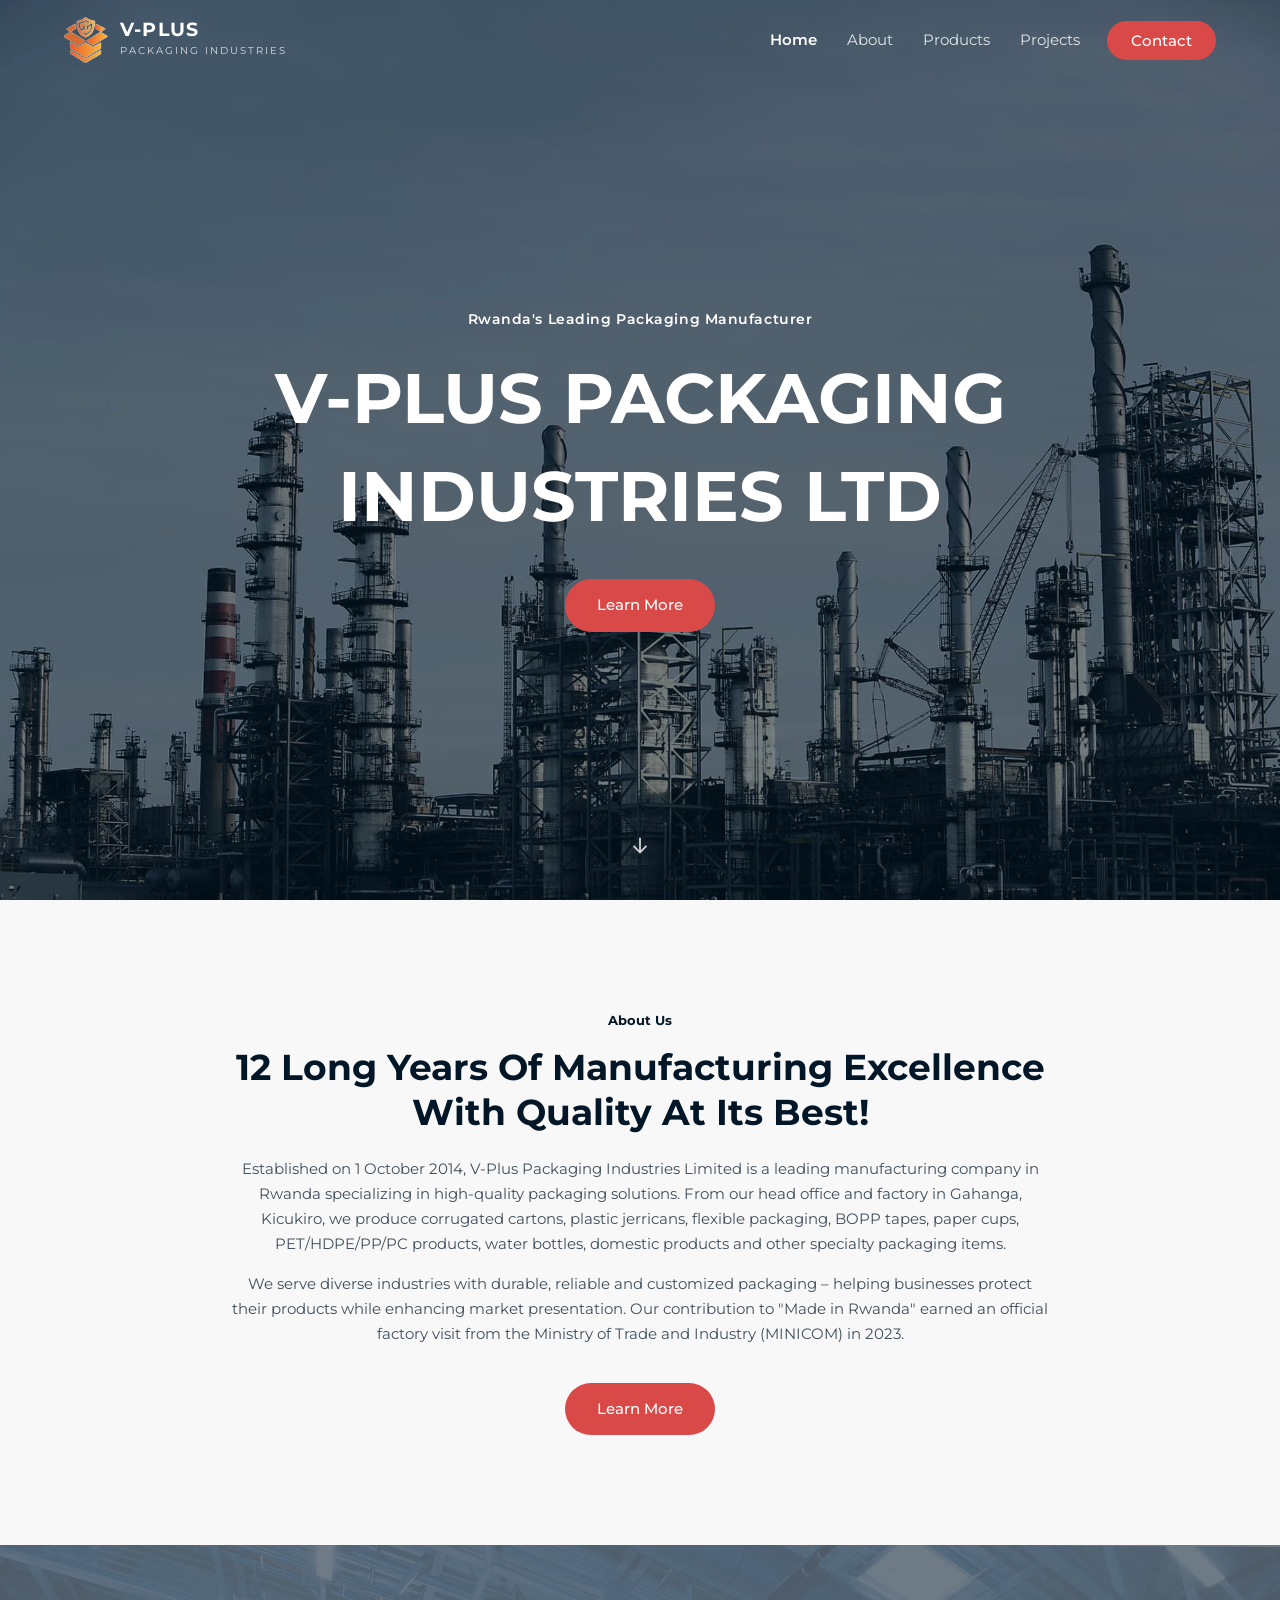
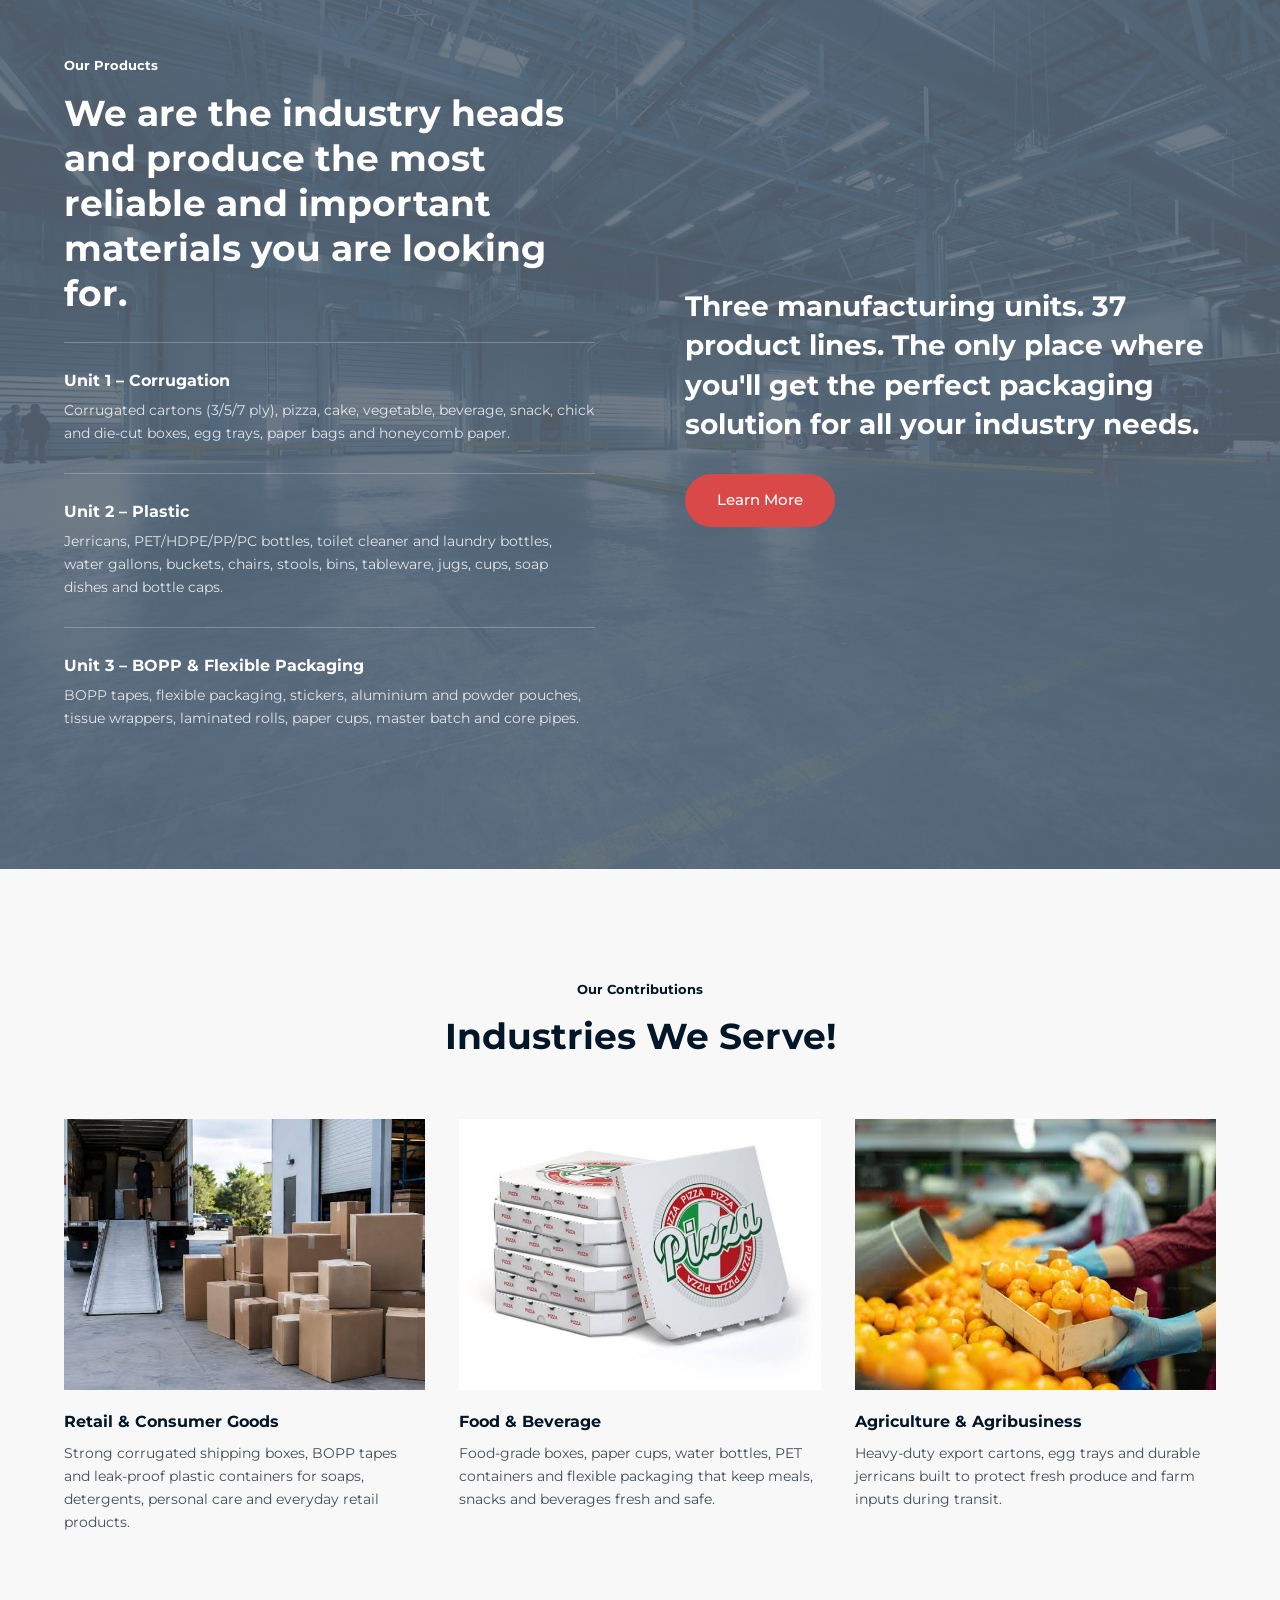
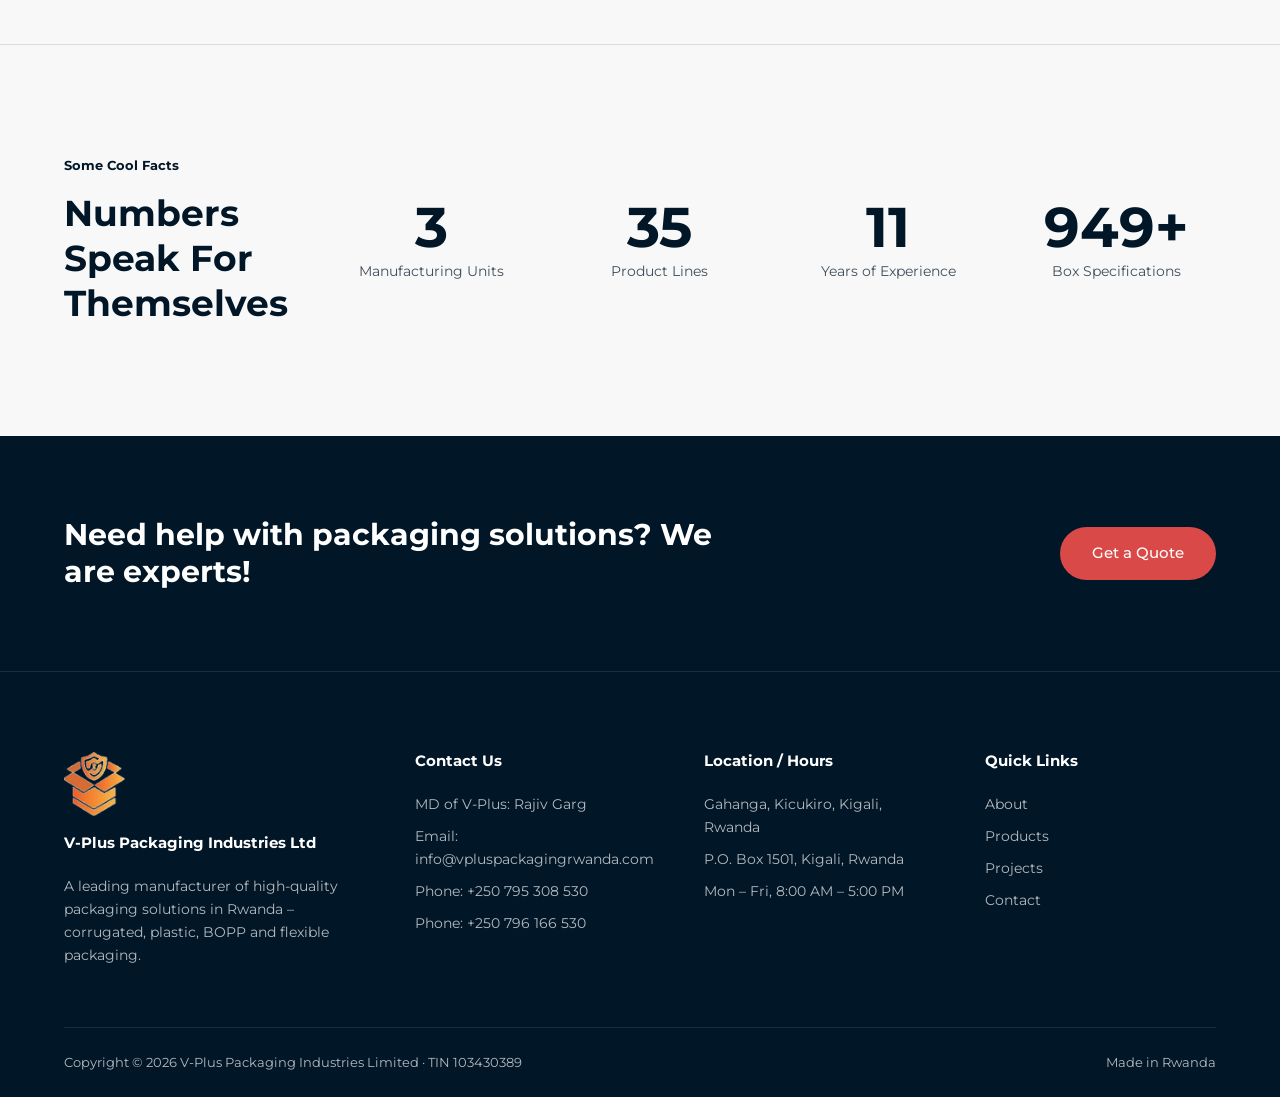
<file: index.html>
<!DOCTYPE html>
<html lang="en">
<head>
<meta charset="utf-8">
<meta name="viewport" content="width=device-width, initial-scale=1">
<title>V-Plus Packaging Industries Limited – Kigali, Rwanda</title>
<meta name="description" content="V-Plus Packaging Industries Limited manufactures corrugated cartons, plastic jerricans and bottles, BOPP tapes, flexible packaging and paper cups in Kigali, Rwanda.">
<meta name="robots" content="noindex, nofollow">
<meta name="googlebot" content="noindex, nofollow">
<meta property="og:title" content="V-Plus Packaging Industries Limited – Kigali, Rwanda">
<meta property="og:description" content="V-Plus Packaging Industries Limited manufactures corrugated cartons, plastic jerricans and bottles, BOPP tapes, flexible packaging and paper cups in Kigali, Rwanda.">
<meta property="og:image" content="images/hero-factory.jpg">
<link rel="icon" href="images/favicon.png" type="image/png">
<link rel="apple-touch-icon" href="images/apple-touch-icon.png">
<link rel="preconnect" href="https://fonts.googleapis.com">
<link rel="preconnect" href="https://fonts.gstatic.com" crossorigin>
<link href="https://fonts.googleapis.com/css2?family=Montserrat:wght@400;500;600;700&display=swap" rel="stylesheet">
<link rel="stylesheet" href="css/style.css?v=1795872618">
</head>
<body data-page="">
<header class="nav" id="nav"><div class="wrap">
  <a href="index.html" class="logo" aria-label="V-Plus Packaging Industries home"><img src="images/logo-symbol.png" alt="" width="140" height="146"><span><b>V-PLUS</b><small>Packaging Industries</small></span></a>
  <ul class="menu" id="menu"><li><a href="index.html" class="active">Home</a></li><li><a href="about.html">About</a></li><li><a href="products.html">Products</a></li><li><a href="projects.html">Projects</a></li><li><a href="contact.html" class="btn">Contact</a></li></ul>
  <button class="burger" id="burger" aria-label="Menu" aria-expanded="false" aria-controls="menu"><span></span><span></span><span></span></button>
</div></header>
<main>

<section class="hero"><div class="wrap">
  <div class="sub">Rwanda's Leading Packaging Manufacturer</div>
  <h1>V-Plus Packaging<br>Industries Ltd</h1>
  <a href="#about" class="btn">Learn More</a>
</div>
<a href="#about" class="down" aria-label="Scroll down"><svg width="22" height="22" viewBox="0 0 24 24" fill="none" stroke="currentColor" stroke-width="2"><path d="M12 4v16M5 13l7 7 7-7"/></svg></a>
</section>

<section id="about"><div class="wrap center narrow reveal">
  <span class="eyebrow">About Us</span>
  <h2 class="h2"><span data-years>12</span> Long Years Of Manufacturing Excellence<br>With Quality At Its Best!</h2>
  <p>Established on 1 October 2014, V-Plus Packaging Industries Limited is a leading manufacturing company in Rwanda specializing in high-quality packaging solutions. From our head office and factory in Gahanga, Kicukiro, we produce corrugated cartons, plastic jerricans, flexible packaging, BOPP tapes, paper cups, PET/HDPE/PP/PC products, water bottles, domestic products and other specialty packaging items.</p>
  <p>We serve diverse industries with durable, reliable and customized packaging – helping businesses protect their products while enhancing market presentation. Our contribution to "Made in Rwanda" earned an official factory visit from the Ministry of Trade and Industry (MINICOM) in 2023.</p>
  <a href="about.html" class="btn mt">Learn More</a>
</div></section>

<section class="band"><div class="wrap band-grid">
  <div class="reveal">
    <span class="eyebrow">Our Products</span>
    <h2 class="h2">We are the industry heads and produce the most reliable and important materials you are looking for.</h2>
    <div class="list-item"><h4>Unit 1 – Corrugation</h4><p>Corrugated cartons (3/5/7 ply), pizza, cake, vegetable, beverage, snack, chick and die-cut boxes, egg trays, paper bags and honeycomb paper.</p></div><div class="list-item"><h4>Unit 2 – Plastic</h4><p>Jerricans, PET/HDPE/PP/PC bottles, toilet cleaner and laundry bottles, water gallons, buckets, chairs, stools, bins, tableware, jugs, cups, soap dishes and bottle caps.</p></div><div class="list-item"><h4>Unit 3 – BOPP &amp; Flexible Packaging</h4><p>BOPP tapes, flexible packaging, stickers, aluminium and powder pouches, tissue wrappers, laminated rolls, paper cups, master batch and core pipes.</p></div>
  </div>
  <div class="reveal">
    <p class="lead">Three manufacturing units. 37 product lines. The only place where you'll get the perfect packaging solution for all your industry needs.</p>
    <a href="products.html" class="btn">Learn More</a>
  </div>
</div></section>

<section><div class="wrap">
  <div class="center reveal" style="margin-bottom:60px"><span class="eyebrow">Our Contributions</span><h2 class="h2">Industries We Serve!</h2></div>
  <div class="cards">
    <div class="card reveal"><div class="img"><img src="images/retail.jpeg" alt="Corrugated boxes for consumer goods" loading="lazy"></div><h4>Retail &amp; Consumer Goods</h4><p>Strong corrugated shipping boxes, BOPP tapes and leak-proof plastic containers for soaps, detergents, personal care and everyday retail products.</p></div>
    <div class="card reveal"><div class="img"><img src="images/project-2.jpeg" alt="Printed pizza boxes" loading="lazy"></div><h4>Food &amp; Beverage</h4><p>Food-grade boxes, paper cups, water bottles, PET containers and flexible packaging that keep meals, snacks and beverages fresh and safe.</p></div>
    <div class="card reveal"><div class="img"><img src="images/agriculture.jpg" alt="Fresh produce packed for transport" loading="lazy"></div><h4>Agriculture &amp; Agribusiness</h4><p>Heavy-duty export cartons, egg trays and durable jerricans built to protect fresh produce and farm inputs during transit.</p></div>
  </div>
</div></section>
<hr class="divider">
<section><div class="wrap stats reveal">
  <div><span class="eyebrow">Some Cool Facts</span><h2 class="h2" style="margin:0">Numbers Speak For Themselves</h2></div><div class="stat"><b data-count="3">3</b><span>Manufacturing Units</span></div><div class="stat"><b data-count="37">37</b><span>Product Lines</span></div><div class="stat"><b data-count="12" data-years>12</b><span>Years of Experience</span></div><div class="stat"><b data-count="1000" data-suffix="+">1,000+</b><span>Box Specifications</span></div>
</div></section>
<section class="cta"><div class="wrap">
  <h2>Need help with packaging solutions? We are experts!</h2>
  <a href="contact.html" class="btn">Get a Quote</a>
</div></section>

</main>
<footer><div class="wrap">
  <div class="foot-grid">
    <div>
      <img class="foot-logo" src="images/logo-symbol.png" alt="V-Plus Packaging Industries" width="140" height="146">
      <h5>V-Plus Packaging Industries Ltd</h5>
      <p>A leading manufacturer of high-quality packaging solutions in Rwanda – corrugated, plastic, BOPP and flexible packaging.</p>
    </div>
    <div><h5>Contact Us</h5><ul><li>MD of V-Plus: Rajiv Garg</li><li>Email: <a href="mailto:info@vpluspackagingrwanda.com">info@vpluspackagingrwanda.com</a></li><li>Phone: <a href="tel:+250795308530">+250 795 308 530</a></li><li>Phone: <a href="tel:+250796166530">+250 796 166 530</a></li></ul></div>
    <div><h5>Location / Hours</h5><ul><li>Gahanga, Kicukiro, Kigali, Rwanda</li><li>P.O. Box 1501, Kigali, Rwanda</li><li>Mon – Fri, 8:00 AM – 5:00 PM</li></ul></div>
    <div><h5>Quick Links</h5><ul><li><a href="about.html">About</a></li><li><a href="products.html">Products</a></li><li><a href="projects.html">Projects</a></li><li><a href="contact.html">Contact</a></li></ul></div>
  </div>
  <div class="foot-bottom"><span>Copyright © <span data-year></span> V-Plus Packaging Industries Limited · TIN 103430389</span><span>Made in Rwanda</span></div>
</div></footer>
<script src="js/main.js?v=1795872618"></script>
</body>
</html>
</file>
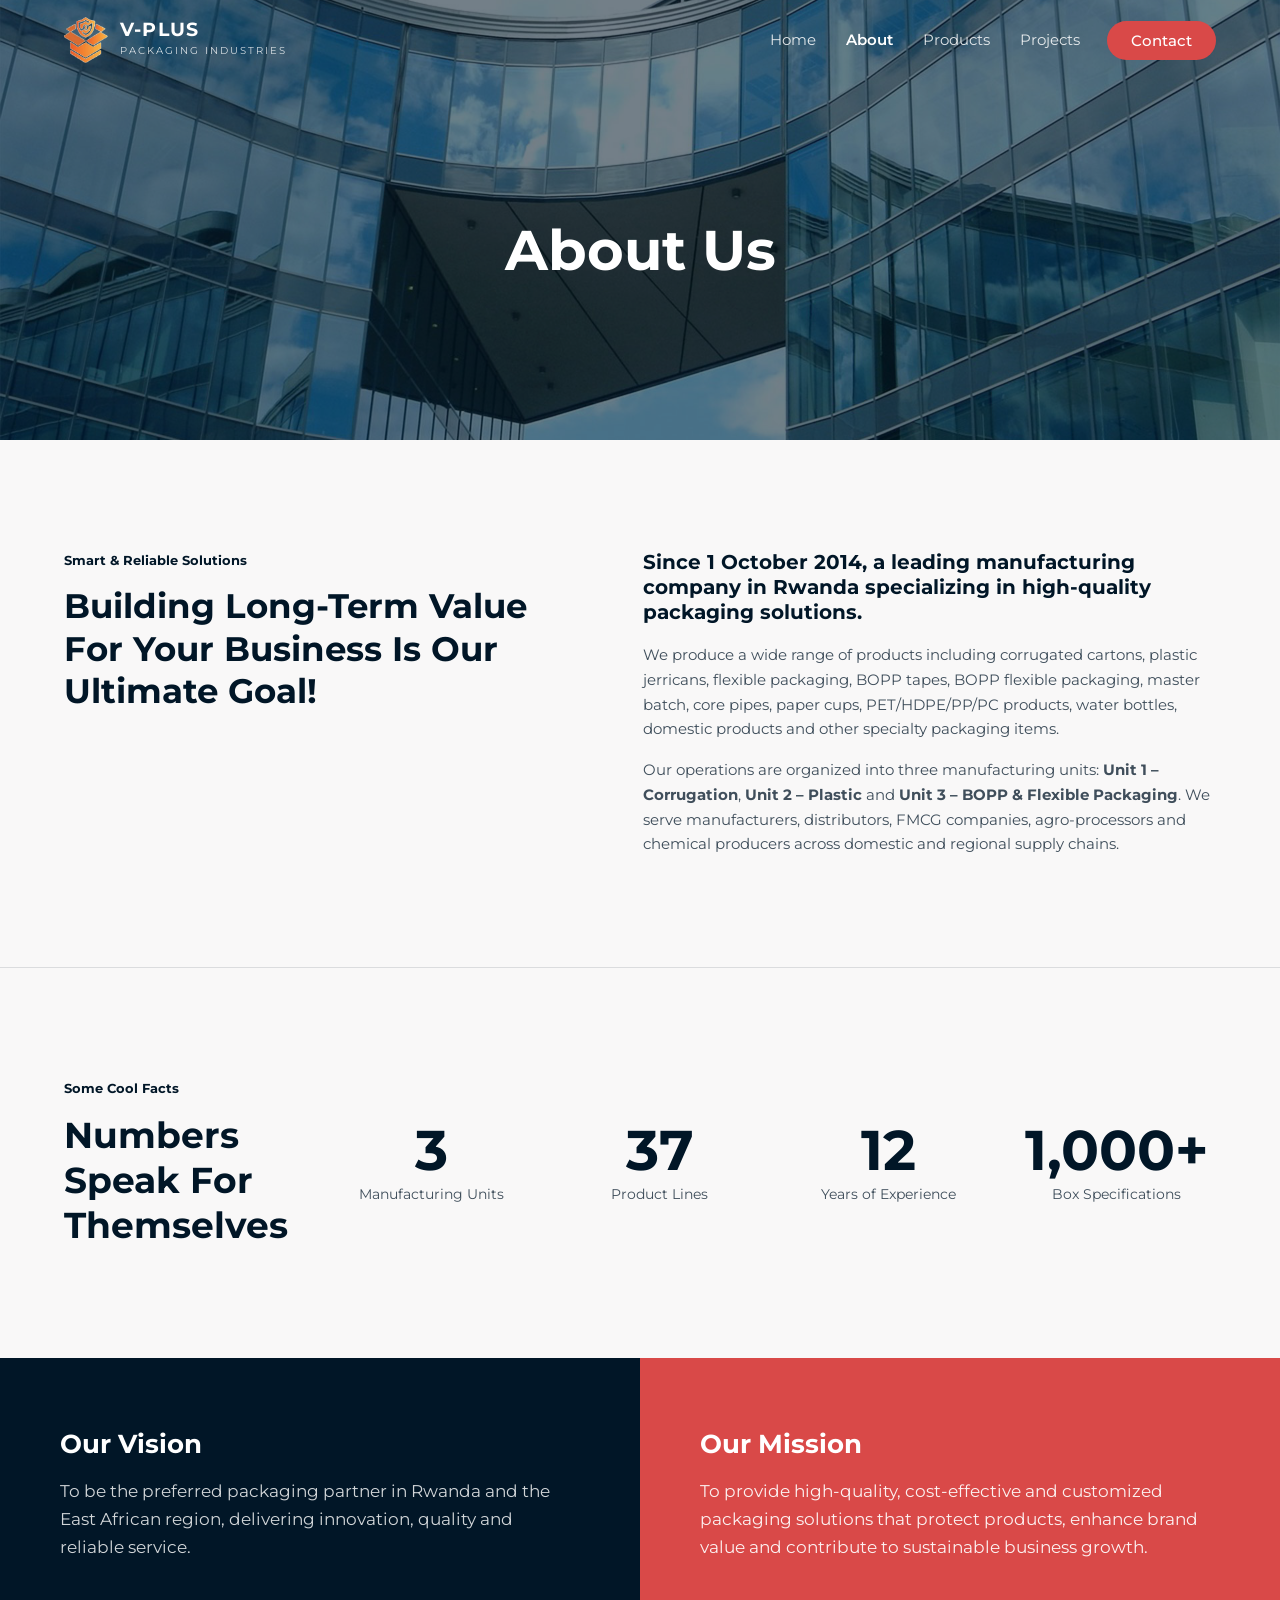
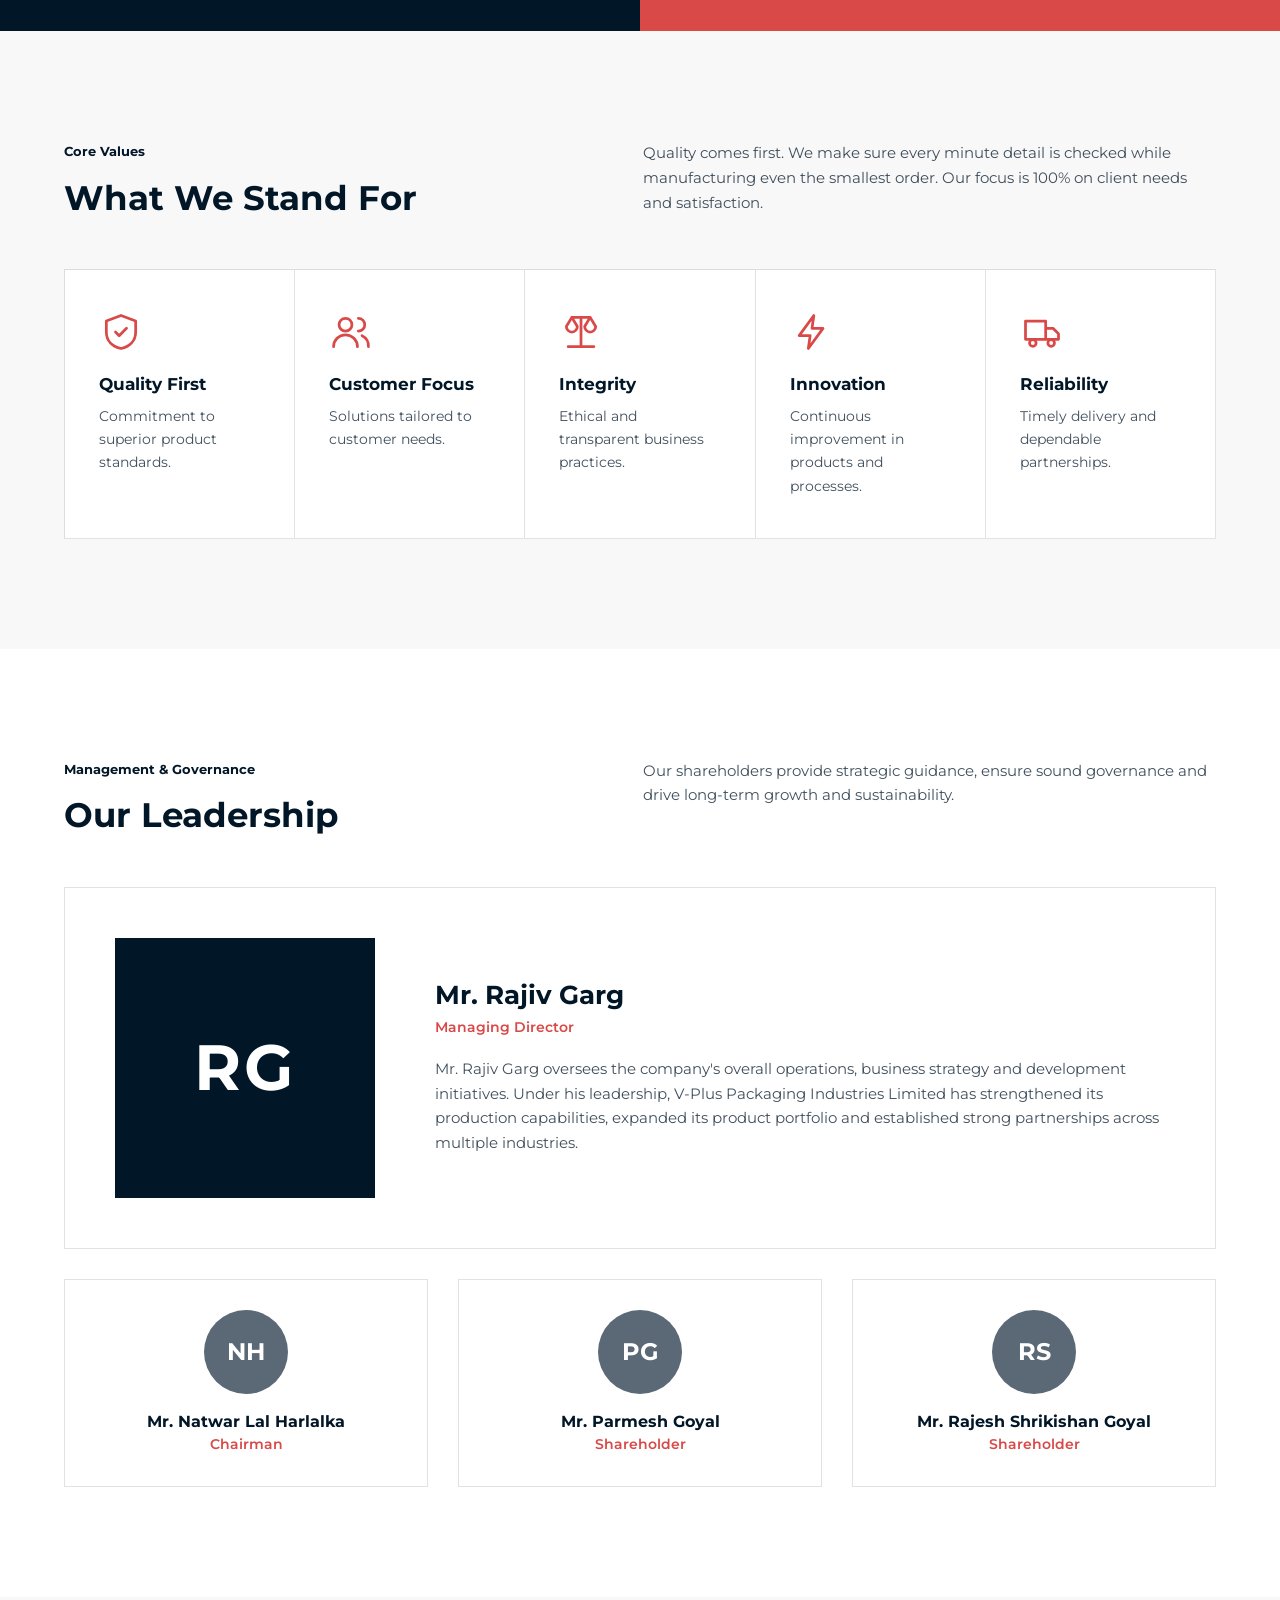
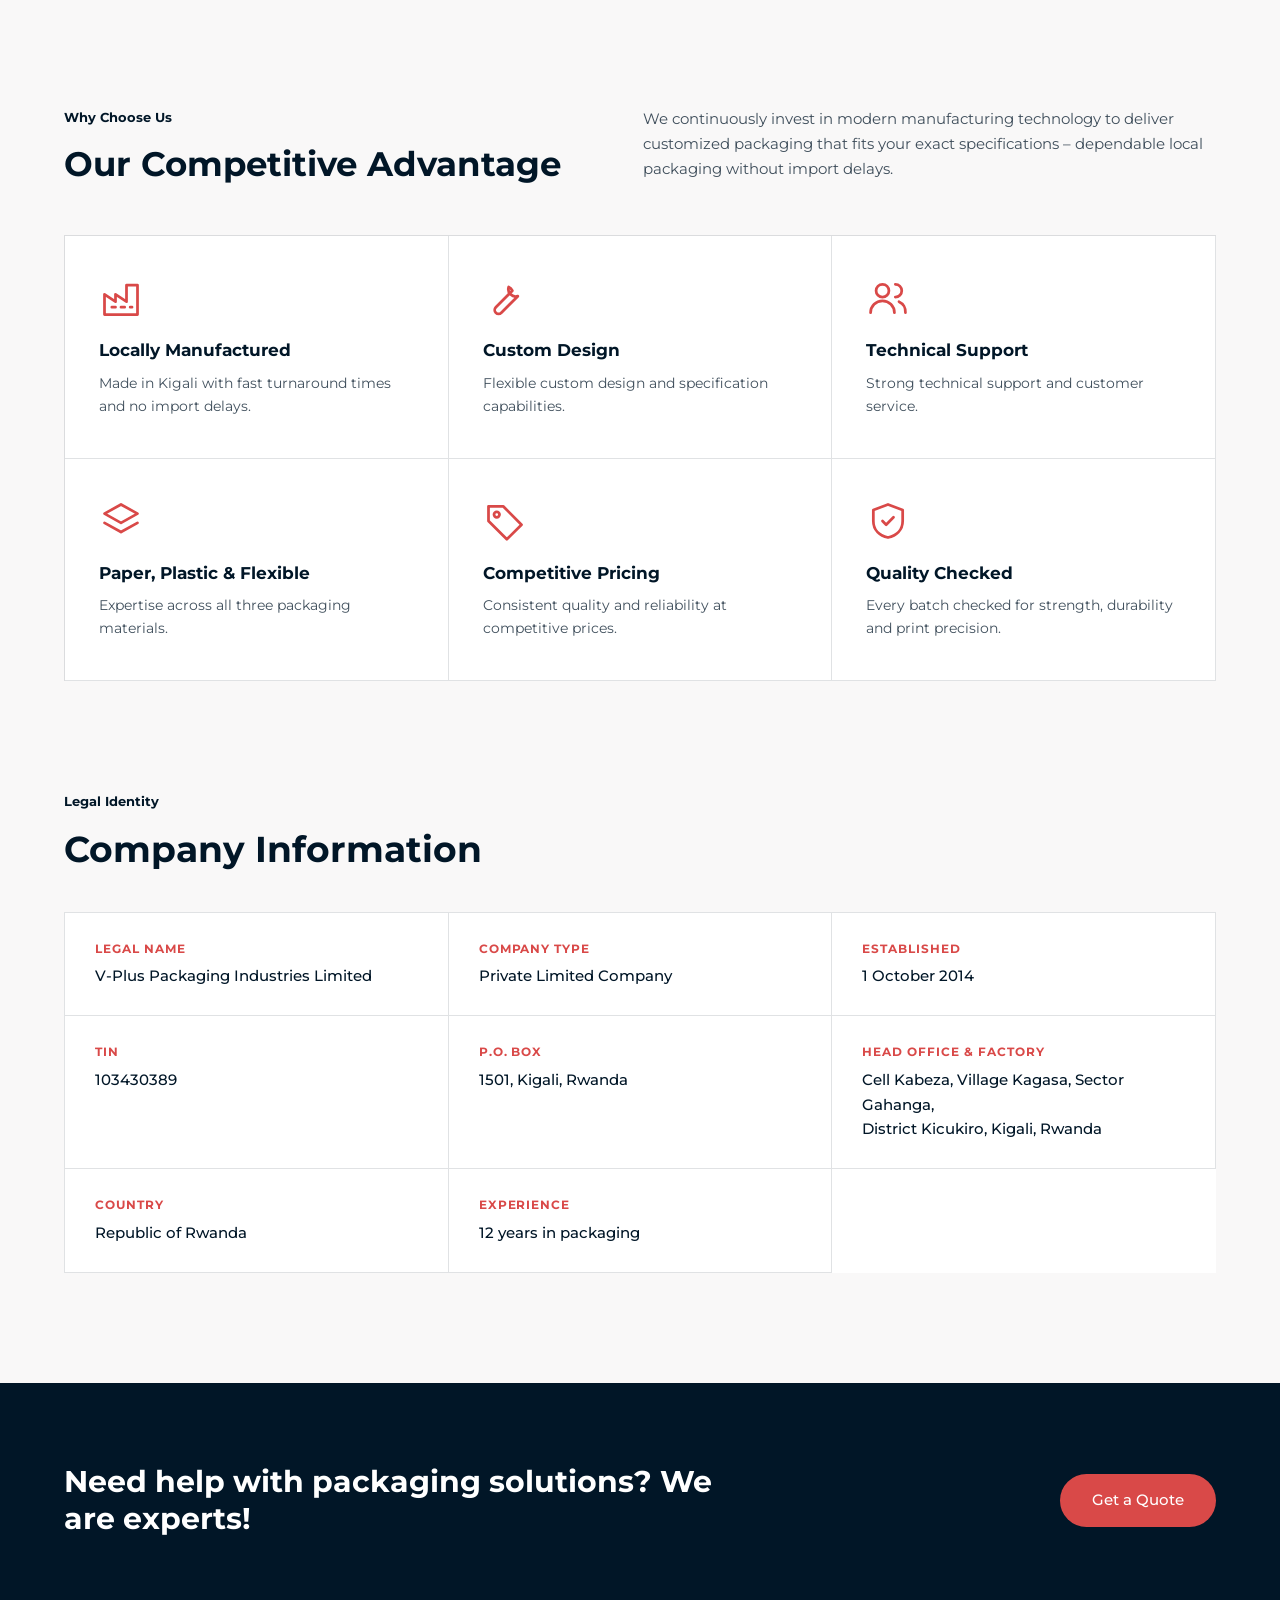
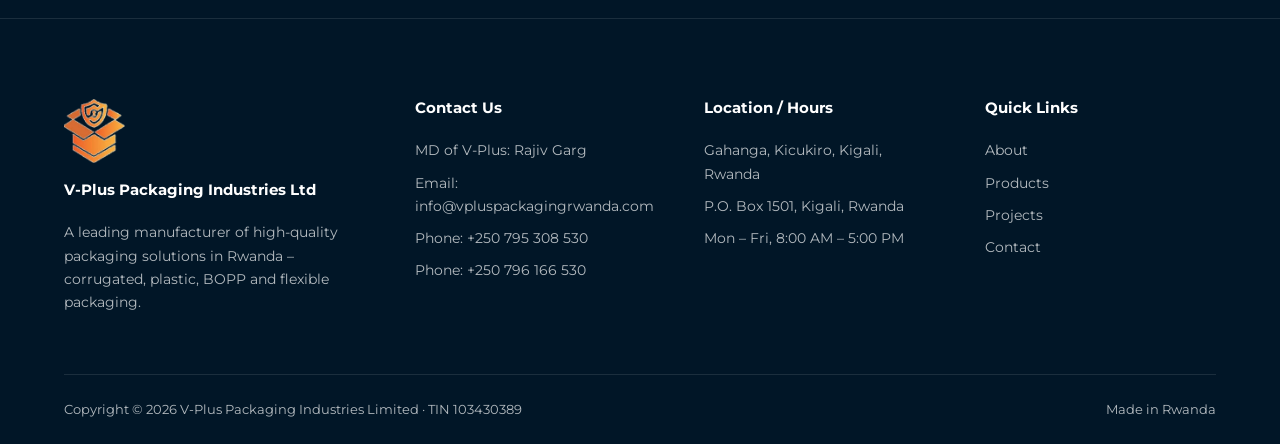
<file: about.html>
<!DOCTYPE html>
<html lang="en">
<head>
<meta charset="utf-8">
<meta name="viewport" content="width=device-width, initial-scale=1">
<title>About Us – V-Plus Packaging Industries Limited</title>
<meta name="description" content="Company profile, vision, mission, values and leadership of V-Plus Packaging Industries Limited, Kigali, Rwanda.">
<meta name="robots" content="noindex, nofollow">
<meta name="googlebot" content="noindex, nofollow">
<meta property="og:title" content="About Us – V-Plus Packaging Industries Limited">
<meta property="og:description" content="Company profile, vision, mission, values and leadership of V-Plus Packaging Industries Limited, Kigali, Rwanda.">
<meta property="og:image" content="images/hero-factory.jpg">
<link rel="icon" href="images/favicon.png" type="image/png">
<link rel="apple-touch-icon" href="images/apple-touch-icon.png">
<link rel="preconnect" href="https://fonts.googleapis.com">
<link rel="preconnect" href="https://fonts.gstatic.com" crossorigin>
<link href="https://fonts.googleapis.com/css2?family=Montserrat:wght@400;500;600;700&display=swap" rel="stylesheet">
<link rel="stylesheet" href="css/style.css?v=1795872618">
</head>
<body data-page="">
<header class="nav" id="nav"><div class="wrap">
  <a href="index.html" class="logo" aria-label="V-Plus Packaging Industries home"><img src="images/logo-symbol.png" alt="" width="140" height="146"><span><b>V-PLUS</b><small>Packaging Industries</small></span></a>
  <ul class="menu" id="menu"><li><a href="index.html">Home</a></li><li><a href="about.html" class="active">About</a></li><li><a href="products.html">Products</a></li><li><a href="projects.html">Projects</a></li><li><a href="contact.html" class="btn">Contact</a></li></ul>
  <button class="burger" id="burger" aria-label="Menu" aria-expanded="false" aria-controls="menu"><span></span><span></span><span></span></button>
</div></header>
<main>
<section class="banner" style="background-image:url(images/about-banner.jpg)"><h1>About Us</h1></section>

<section><div class="wrap intro reveal">
  <div><span class="eyebrow">Smart &amp; Reliable Solutions</span><h2>Building Long-Term Value For Your Business Is Our Ultimate Goal!</h2></div>
  <div>
    <h3>Since 1 October 2014, a leading manufacturing company in Rwanda specializing in high-quality packaging solutions.</h3>
    <p>We produce a wide range of products including corrugated cartons, plastic jerricans, flexible packaging, BOPP tapes, BOPP flexible packaging, master batch, core pipes, paper cups, PET/HDPE/PP/PC products, water bottles, domestic products and other specialty packaging items.</p>
    <p>Our operations are organized into three manufacturing units: <b>Unit 1 – Corrugation</b>, <b>Unit 2 – Plastic</b> and <b>Unit 3 – BOPP &amp; Flexible Packaging</b>. We serve manufacturers, distributors, FMCG companies, agro-processors and chemical producers across domestic and regional supply chains.</p>
  </div>
</div></section>
<hr class="divider">
<section><div class="wrap stats reveal">
  <div><span class="eyebrow">Some Cool Facts</span><h2 class="h2" style="margin:0">Numbers Speak For Themselves</h2></div><div class="stat"><b data-count="3">3</b><span>Manufacturing Units</span></div><div class="stat"><b data-count="37">37</b><span>Product Lines</span></div><div class="stat"><b data-count="12" data-years>12</b><span>Years of Experience</span></div><div class="stat"><b data-count="1000" data-suffix="+">1,000+</b><span>Box Specifications</span></div>
</div></section>

<section class="vm" style="padding:0">
  <div class="reveal"><h3>Our Vision</h3><p>To be the preferred packaging partner in Rwanda and the East African region, delivering innovation, quality and reliable service.</p></div>
  <div class="reveal"><h3>Our Mission</h3><p>To provide high-quality, cost-effective and customized packaging solutions that protect products, enhance brand value and contribute to sustainable business growth.</p></div>
</section>

<section><div class="wrap">
  <div class="intro reveal" style="margin-bottom:50px"><div><span class="eyebrow">Core Values</span><h2>What We Stand For</h2></div><div><p>Quality comes first. We make sure every minute detail is checked while manufacturing even the smallest order. Our focus is 100% on client needs and satisfaction.</p></div></div>
  <div class="features five"><div class="feature reveal"><div class="ic"><svg viewBox="0 0 24 24" fill="none" stroke="currentColor" stroke-width="1.5" stroke-linecap="round" stroke-linejoin="round" aria-hidden="true"><path d="M12 3 4 6v6c0 5 3.5 8 8 9 4.5-1 8-4 8-9V6z"/><path d="m9 12 2 2 4-4"/></svg></div><h4>Quality First</h4><p>Commitment to superior product standards.</p></div><div class="feature reveal"><div class="ic"><svg viewBox="0 0 24 24" fill="none" stroke="currentColor" stroke-width="1.5" stroke-linecap="round" stroke-linejoin="round" aria-hidden="true"><circle cx="9" cy="8" r="3.5"/><path d="M2.5 20a6.5 6.5 0 0 1 13 0M16 4.5a3.5 3.5 0 0 1 0 7M18 14a6 6 0 0 1 3.5 6"/></svg></div><h4>Customer Focus</h4><p>Solutions tailored to customer needs.</p></div><div class="feature reveal"><div class="ic"><svg viewBox="0 0 24 24" fill="none" stroke="currentColor" stroke-width="1.5" stroke-linecap="round" stroke-linejoin="round" aria-hidden="true"><path d="M12 4v16M5 20h14M4 9l3-5 3 5a3 3 0 0 1-6 0zM14 9l3-5 3 5a3 3 0 0 1-6 0zM7 4h10"/></svg></div><h4>Integrity</h4><p>Ethical and transparent business practices.</p></div><div class="feature reveal"><div class="ic"><svg viewBox="0 0 24 24" fill="none" stroke="currentColor" stroke-width="1.5" stroke-linecap="round" stroke-linejoin="round" aria-hidden="true"><path d="M13 3 5 14h6l-1 7 8-11h-6z"/></svg></div><h4>Innovation</h4><p>Continuous improvement in products and processes.</p></div><div class="feature reveal"><div class="ic"><svg viewBox="0 0 24 24" fill="none" stroke="currentColor" stroke-width="1.5" stroke-linecap="round" stroke-linejoin="round" aria-hidden="true"><path d="M3 6h11v10H3zM14 10h4l3 3v3h-7"/><circle cx="7" cy="18" r="1.8"/><circle cx="17" cy="18" r="1.8"/></svg></div><h4>Reliability</h4><p>Timely delivery and dependable partnerships.</p></div></div>
</div></section>

<section style="background:#fff"><div class="wrap">
  <div class="intro reveal" style="margin-bottom:50px"><div><span class="eyebrow">Management &amp; Governance</span><h2>Our Leadership</h2></div><div><p>Our shareholders provide strategic guidance, ensure sound governance and drive long-term growth and sustainability.</p></div></div>
  <div class="leader reveal">
    <div class="mono">RG</div>
    <div><h3>Mr. Rajiv Garg</h3><span class="role">Managing Director</span><p>Mr. Rajiv Garg oversees the company's overall operations, business strategy and development initiatives. Under his leadership, V-Plus Packaging Industries Limited has strengthened its production capabilities, expanded its product portfolio and established strong partnerships across multiple industries.</p></div>
  </div>
  <div class="board">
    <div class="person reveal"><div class="mono">NH</div><h4>Mr. Natwar Lal Harlalka</h4><span>Chairman</span></div>
    <div class="person reveal"><div class="mono">PG</div><h4>Mr. Parmesh Goyal</h4><span>Shareholder</span></div>
    <div class="person reveal"><div class="mono">RS</div><h4>Mr. Rajesh Shrikishan Goyal</h4><span>Shareholder</span></div>
  </div>
</div></section>

<section><div class="wrap">
  <div class="intro reveal" style="margin-bottom:50px"><div><span class="eyebrow">Why Choose Us</span><h2>Our Competitive Advantage</h2></div><div><p>We continuously invest in modern manufacturing technology to deliver customized packaging that fits your exact specifications – dependable local packaging without import delays.</p></div></div>
  <div class="features"><div class="feature reveal"><div class="ic"><svg viewBox="0 0 24 24" fill="none" stroke="currentColor" stroke-width="1.5" stroke-linecap="round" stroke-linejoin="round" aria-hidden="true"><path d="M3 21V10l6 4V10l6 4V5h6v16z"/><path d="M7 17h2M12 17h2M17 17h1"/></svg></div><h4>Locally Manufactured</h4><p>Made in Kigali with fast turnaround times and no import delays.</p></div><div class="feature reveal"><div class="ic"><svg viewBox="0 0 24 24" fill="none" stroke="currentColor" stroke-width="1.5" stroke-linecap="round" stroke-linejoin="round" aria-hidden="true"><path d="M14 6a4 4 0 0 0 5 5l-9 9a2 2 0 0 1-3-3l9-9a4 4 0 0 0-2-2z"/></svg></div><h4>Custom Design</h4><p>Flexible custom design and specification capabilities.</p></div><div class="feature reveal"><div class="ic"><svg viewBox="0 0 24 24" fill="none" stroke="currentColor" stroke-width="1.5" stroke-linecap="round" stroke-linejoin="round" aria-hidden="true"><circle cx="9" cy="8" r="3.5"/><path d="M2.5 20a6.5 6.5 0 0 1 13 0M16 4.5a3.5 3.5 0 0 1 0 7M18 14a6 6 0 0 1 3.5 6"/></svg></div><h4>Technical Support</h4><p>Strong technical support and customer service.</p></div><div class="feature reveal"><div class="ic"><svg viewBox="0 0 24 24" fill="none" stroke="currentColor" stroke-width="1.5" stroke-linecap="round" stroke-linejoin="round" aria-hidden="true"><path d="m12 3 9 5-9 5-9-5z"/><path d="m3 13 9 5 9-5"/></svg></div><h4>Paper, Plastic &amp; Flexible</h4><p>Expertise across all three packaging materials.</p></div><div class="feature reveal"><div class="ic"><svg viewBox="0 0 24 24" fill="none" stroke="currentColor" stroke-width="1.5" stroke-linecap="round" stroke-linejoin="round" aria-hidden="true"><path d="M3 12V4h8l10 10-8 8z"/><circle cx="7.5" cy="8.5" r="1.5"/></svg></div><h4>Competitive Pricing</h4><p>Consistent quality and reliability at competitive prices.</p></div><div class="feature reveal"><div class="ic"><svg viewBox="0 0 24 24" fill="none" stroke="currentColor" stroke-width="1.5" stroke-linecap="round" stroke-linejoin="round" aria-hidden="true"><path d="M12 3 4 6v6c0 5 3.5 8 8 9 4.5-1 8-4 8-9V6z"/><path d="m9 12 2 2 4-4"/></svg></div><h4>Quality Checked</h4><p>Every batch checked for strength, durability and print precision.</p></div></div>
</div></section>

<section style="padding-top:0"><div class="wrap">
  <div class="reveal" style="margin-bottom:40px"><span class="eyebrow">Legal Identity</span><h2 class="h2">Company Information</h2></div>
  <dl class="facts reveal">
    <div><dt>Legal Name</dt><dd>V-Plus Packaging Industries Limited</dd></div>
    <div><dt>Company Type</dt><dd>Private Limited Company</dd></div>
    <div><dt>Established</dt><dd>1 October 2014</dd></div>
    <div><dt>TIN</dt><dd>103430389</dd></div>
    <div><dt>P.O. Box</dt><dd>1501, Kigali, Rwanda</dd></div>
    <div><dt>Head Office &amp; Factory</dt><dd>Cell Kabeza, Village Kagasa, Sector Gahanga,<br>District Kicukiro, Kigali, Rwanda</dd></div>
    <div><dt>Country</dt><dd>Republic of Rwanda</dd></div>
    <div><dt>Experience</dt><dd><span data-years>12</span> years in packaging</dd></div>
  </dl>
</div></section>
<section class="cta"><div class="wrap">
  <h2>Need help with packaging solutions? We are experts!</h2>
  <a href="contact.html" class="btn">Get a Quote</a>
</div></section>

</main>
<footer><div class="wrap">
  <div class="foot-grid">
    <div>
      <img class="foot-logo" src="images/logo-symbol.png" alt="V-Plus Packaging Industries" width="140" height="146">
      <h5>V-Plus Packaging Industries Ltd</h5>
      <p>A leading manufacturer of high-quality packaging solutions in Rwanda – corrugated, plastic, BOPP and flexible packaging.</p>
    </div>
    <div><h5>Contact Us</h5><ul><li>MD of V-Plus: Rajiv Garg</li><li>Email: <a href="mailto:info@vpluspackagingrwanda.com">info@vpluspackagingrwanda.com</a></li><li>Phone: <a href="tel:+250795308530">+250 795 308 530</a></li><li>Phone: <a href="tel:+250796166530">+250 796 166 530</a></li></ul></div>
    <div><h5>Location / Hours</h5><ul><li>Gahanga, Kicukiro, Kigali, Rwanda</li><li>P.O. Box 1501, Kigali, Rwanda</li><li>Mon – Fri, 8:00 AM – 5:00 PM</li></ul></div>
    <div><h5>Quick Links</h5><ul><li><a href="about.html">About</a></li><li><a href="products.html">Products</a></li><li><a href="projects.html">Projects</a></li><li><a href="contact.html">Contact</a></li></ul></div>
  </div>
  <div class="foot-bottom"><span>Copyright © <span data-year></span> V-Plus Packaging Industries Limited · TIN 103430389</span><span>Made in Rwanda</span></div>
</div></footer>
<script src="js/main.js?v=1795872618"></script>
</body>
</html>
</file>
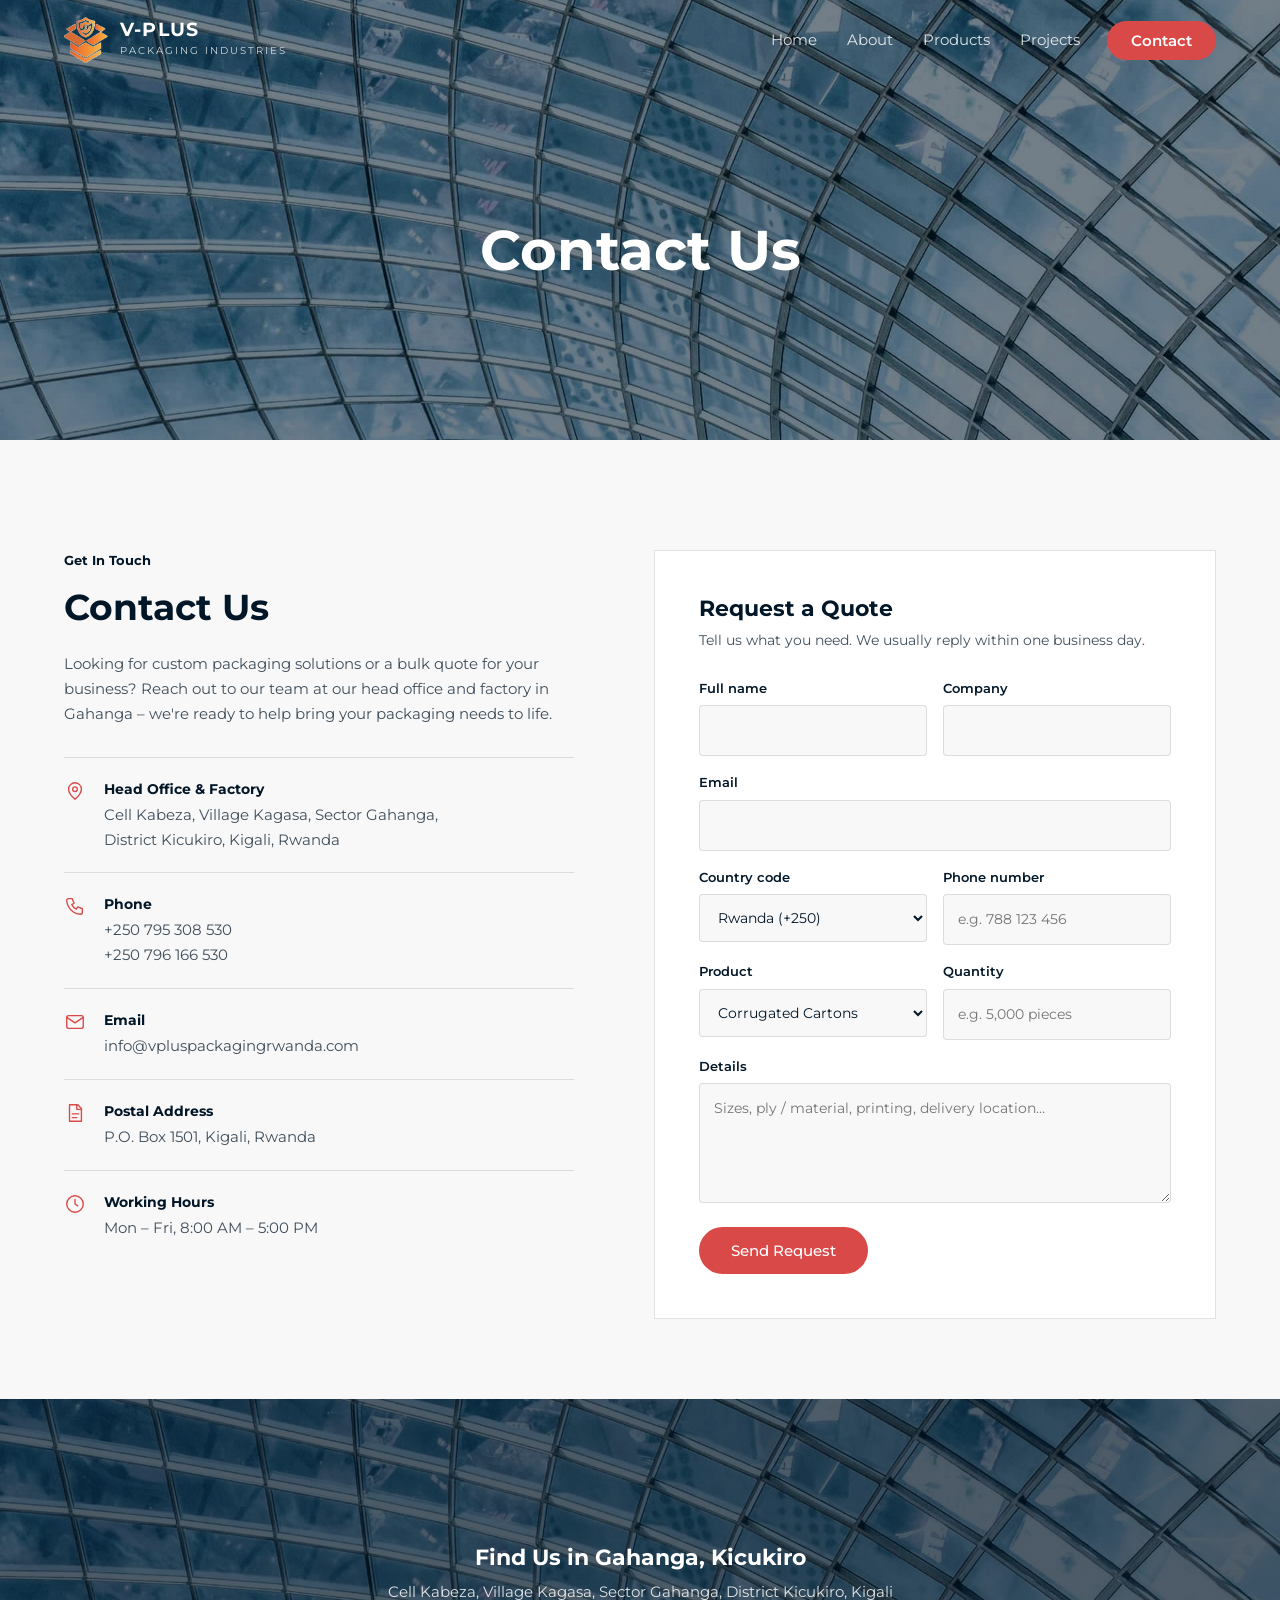
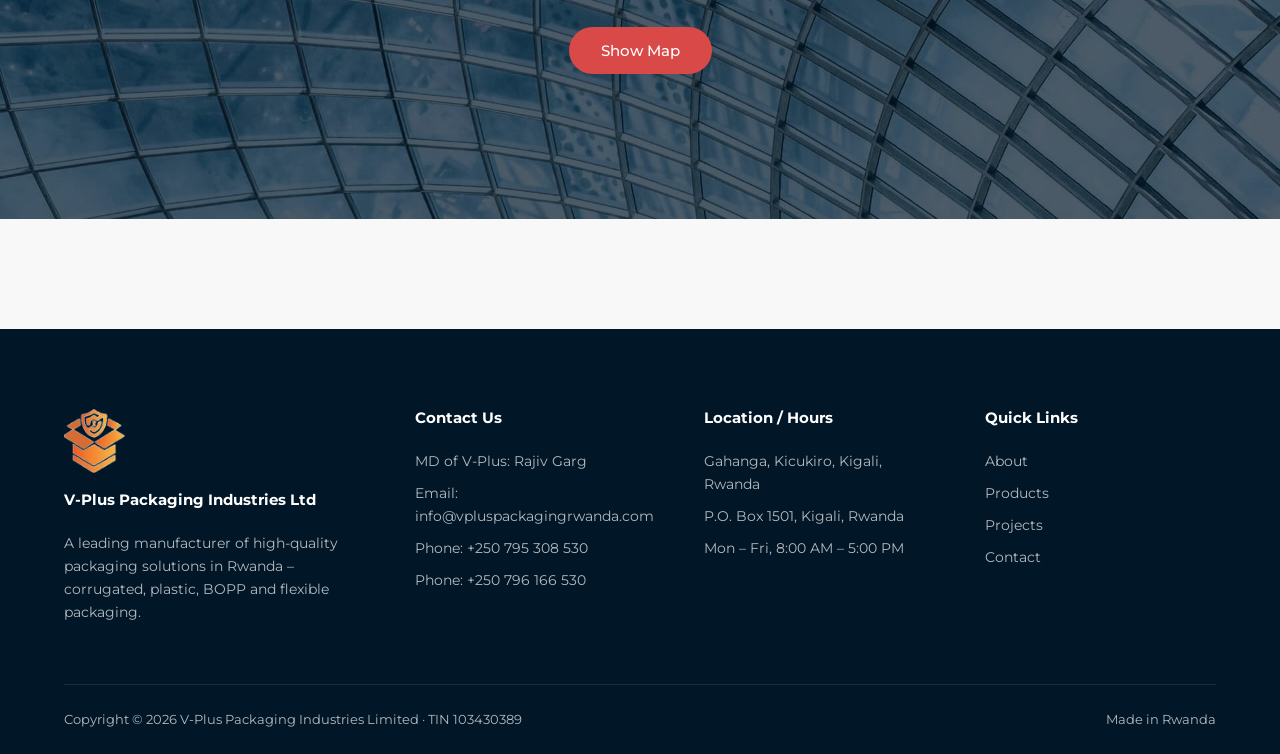
<file: contact.html>
<!DOCTYPE html>
<html lang="en">
<head>
<meta charset="utf-8">
<meta name="viewport" content="width=device-width, initial-scale=1">
<title>Contact Us – V-Plus Packaging Industries Limited</title>
<meta name="description" content="Contact V-Plus Packaging Industries Limited in Gahanga, Kicukiro, Kigali for custom packaging and bulk quotes.">
<meta name="robots" content="noindex, nofollow">
<meta name="googlebot" content="noindex, nofollow">
<meta property="og:title" content="Contact Us – V-Plus Packaging Industries Limited">
<meta property="og:description" content="Contact V-Plus Packaging Industries Limited in Gahanga, Kicukiro, Kigali for custom packaging and bulk quotes.">
<meta property="og:image" content="images/hero-factory.jpg">
<link rel="icon" href="images/favicon.png" type="image/png">
<link rel="apple-touch-icon" href="images/apple-touch-icon.png">
<link rel="preconnect" href="https://fonts.googleapis.com">
<link rel="preconnect" href="https://fonts.gstatic.com" crossorigin>
<link href="https://fonts.googleapis.com/css2?family=Montserrat:wght@400;500;600;700&display=swap" rel="stylesheet">
<link rel="stylesheet" href="css/style.css?v=1795872618">
</head>
<body data-page="">
<header class="nav" id="nav"><div class="wrap">
  <a href="index.html" class="logo" aria-label="V-Plus Packaging Industries home"><img src="images/logo-symbol.png" alt="" width="140" height="146"><span><b>V-PLUS</b><small>Packaging Industries</small></span></a>
  <ul class="menu" id="menu"><li><a href="index.html">Home</a></li><li><a href="about.html">About</a></li><li><a href="products.html">Products</a></li><li><a href="projects.html">Projects</a></li><li><a href="contact.html" class="btn active">Contact</a></li></ul>
  <button class="burger" id="burger" aria-label="Menu" aria-expanded="false" aria-controls="menu"><span></span><span></span><span></span></button>
</div></header>
<main>
<section class="banner" style="background-image:url(images/contact-banner.jpg)"><h1>Contact Us</h1></section>

<section><div class="wrap">
  <div class="contact-grid">
    <div class="reveal">
      <span class="eyebrow">Get In Touch</span>
      <h2 class="h2">Contact Us</h2>
      <p>Looking for custom packaging solutions or a bulk quote for your business? Reach out to our team at our head office and factory in Gahanga – we're ready to help bring your packaging needs to life.</p>
      <ul class="info">
        <li><span class="ic"><svg viewBox="0 0 24 24" fill="none" stroke="currentColor" stroke-width="1.5" stroke-linecap="round" stroke-linejoin="round" aria-hidden="true"><path d="M12 21s-7-6.2-7-11a7 7 0 0 1 14 0c0 4.8-7 11-7 11z"/><circle cx="12" cy="10" r="2.5"/></svg></span><div><b>Head Office &amp; Factory</b>Cell Kabeza, Village Kagasa, Sector Gahanga,<br>District Kicukiro, Kigali, Rwanda</div></li>
        <li><span class="ic"><svg viewBox="0 0 24 24" fill="none" stroke="currentColor" stroke-width="1.5" stroke-linecap="round" stroke-linejoin="round" aria-hidden="true"><path d="M5 4h4l2 5-2.5 1.5a11 11 0 0 0 5 5L15 13l5 2v4a2 2 0 0 1-2 2A16 16 0 0 1 3 6a2 2 0 0 1 2-2"/></svg></span><div><b>Phone</b><a href="tel:+250795308530">+250 795 308 530</a><br><a href="tel:+250796166530">+250 796 166 530</a></div></li>
        <li><span class="ic"><svg viewBox="0 0 24 24" fill="none" stroke="currentColor" stroke-width="1.5" stroke-linecap="round" stroke-linejoin="round" aria-hidden="true"><rect x="3" y="5" width="18" height="14" rx="2"/><path d="m3 7 9 6 9-6"/></svg></span><div><b>Email</b><a href="mailto:info@vpluspackagingrwanda.com">info@vpluspackagingrwanda.com</a></div></li>
        <li><span class="ic"><svg viewBox="0 0 24 24" fill="none" stroke="currentColor" stroke-width="1.5" stroke-linecap="round" stroke-linejoin="round" aria-hidden="true"><path d="M6 3h9l4 4v14H6z"/><path d="M14 3v5h5M9 13h7M9 17h5"/></svg></span><div><b>Postal Address</b>P.O. Box 1501, Kigali, Rwanda</div></li>
        <li><span class="ic"><svg viewBox="0 0 24 24" fill="none" stroke="currentColor" stroke-width="1.5" stroke-linecap="round" stroke-linejoin="round" aria-hidden="true"><circle cx="12" cy="12" r="9"/><path d="M12 7v5l3 2"/></svg></span><div><b>Working Hours</b>Mon – Fri, 8:00 AM – 5:00 PM</div></li>
      </ul>
    </div>
    <form class="quote reveal" id="quote" novalidate>
      <input type="text" name="_honey" tabindex="-1" autocomplete="off" aria-hidden="true" style="position:absolute;left:-9999px">
      <h3>Request a Quote</h3>
      <p>Tell us what you need. We usually reply within one business day.</p>
      <div class="frow">
        <div class="field"><label for="n">Full name</label><input id="n" name="name" required></div>
        <div class="field"><label for="c">Company</label><input id="c" name="company"></div>
      </div>
      <div class="field"><label for="e">Email</label><input id="e" name="email" type="email" required></div>
      <div class="frow">
        <div class="field"><label for="cc">Country code</label><select id="cc" name="country_code" required><option value="Rwanda (+250)" selected>Rwanda (+250)</option><option value="Burundi (+257)">Burundi (+257)</option><option value="DR Congo (+243)">DR Congo (+243)</option><option value="Uganda (+256)">Uganda (+256)</option><option value="Tanzania (+255)">Tanzania (+255)</option><option value="Kenya (+254)">Kenya (+254)</option><option value="South Sudan (+211)">South Sudan (+211)</option><option disabled>──────────</option><option value="Algeria (+213)">Algeria (+213)</option><option value="Angola (+244)">Angola (+244)</option><option value="Argentina (+54)">Argentina (+54)</option><option value="Australia (+61)">Australia (+61)</option><option value="Austria (+43)">Austria (+43)</option><option value="Bahrain (+973)">Bahrain (+973)</option><option value="Bangladesh (+880)">Bangladesh (+880)</option><option value="Belgium (+32)">Belgium (+32)</option><option value="Benin (+229)">Benin (+229)</option><option value="Botswana (+267)">Botswana (+267)</option><option value="Brazil (+55)">Brazil (+55)</option><option value="Burkina Faso (+226)">Burkina Faso (+226)</option><option value="Cameroon (+237)">Cameroon (+237)</option><option value="Canada (+1)">Canada (+1)</option><option value="Central African Republic (+236)">Central African Republic (+236)</option><option value="Chad (+235)">Chad (+235)</option><option value="Chile (+56)">Chile (+56)</option><option value="China (+86)">China (+86)</option><option value="Colombia (+57)">Colombia (+57)</option><option value="Comoros (+269)">Comoros (+269)</option><option value="Congo (Brazzaville) (+242)">Congo (Brazzaville) (+242)</option><option value="Czech Republic (+420)">Czech Republic (+420)</option><option value="Côte d'Ivoire (+225)">Côte d'Ivoire (+225)</option><option value="Denmark (+45)">Denmark (+45)</option><option value="Djibouti (+253)">Djibouti (+253)</option><option value="Egypt (+20)">Egypt (+20)</option><option value="Eritrea (+291)">Eritrea (+291)</option><option value="Ethiopia (+251)">Ethiopia (+251)</option><option value="Finland (+358)">Finland (+358)</option><option value="France (+33)">France (+33)</option><option value="Gabon (+241)">Gabon (+241)</option><option value="Germany (+49)">Germany (+49)</option><option value="Ghana (+233)">Ghana (+233)</option><option value="Greece (+30)">Greece (+30)</option><option value="Guinea (+224)">Guinea (+224)</option><option value="India (+91)">India (+91)</option><option value="Indonesia (+62)">Indonesia (+62)</option><option value="Iran (+98)">Iran (+98)</option><option value="Ireland (+353)">Ireland (+353)</option><option value="Israel (+972)">Israel (+972)</option><option value="Italy (+39)">Italy (+39)</option><option value="Japan (+81)">Japan (+81)</option><option value="Kuwait (+965)">Kuwait (+965)</option><option value="Liberia (+231)">Liberia (+231)</option><option value="Libya (+218)">Libya (+218)</option><option value="Madagascar (+261)">Madagascar (+261)</option><option value="Malawi (+265)">Malawi (+265)</option><option value="Malaysia (+60)">Malaysia (+60)</option><option value="Mali (+223)">Mali (+223)</option><option value="Mauritius (+230)">Mauritius (+230)</option><option value="Mexico (+52)">Mexico (+52)</option><option value="Morocco (+212)">Morocco (+212)</option><option value="Mozambique (+258)">Mozambique (+258)</option><option value="Namibia (+264)">Namibia (+264)</option><option value="Nepal (+977)">Nepal (+977)</option><option value="Netherlands (+31)">Netherlands (+31)</option><option value="New Zealand (+64)">New Zealand (+64)</option><option value="Niger (+227)">Niger (+227)</option><option value="Nigeria (+234)">Nigeria (+234)</option><option value="Norway (+47)">Norway (+47)</option><option value="Oman (+968)">Oman (+968)</option><option value="Pakistan (+92)">Pakistan (+92)</option><option value="Peru (+51)">Peru (+51)</option><option value="Philippines (+63)">Philippines (+63)</option><option value="Poland (+48)">Poland (+48)</option><option value="Portugal (+351)">Portugal (+351)</option><option value="Qatar (+974)">Qatar (+974)</option><option value="Russia (+7)">Russia (+7)</option><option value="Saudi Arabia (+966)">Saudi Arabia (+966)</option><option value="Senegal (+221)">Senegal (+221)</option><option value="Seychelles (+248)">Seychelles (+248)</option><option value="Sierra Leone (+232)">Sierra Leone (+232)</option><option value="Singapore (+65)">Singapore (+65)</option><option value="Somalia (+252)">Somalia (+252)</option><option value="South Africa (+27)">South Africa (+27)</option><option value="South Korea (+82)">South Korea (+82)</option><option value="Spain (+34)">Spain (+34)</option><option value="Sri Lanka (+94)">Sri Lanka (+94)</option><option value="Sudan (+249)">Sudan (+249)</option><option value="Sweden (+46)">Sweden (+46)</option><option value="Switzerland (+41)">Switzerland (+41)</option><option value="Thailand (+66)">Thailand (+66)</option><option value="Togo (+228)">Togo (+228)</option><option value="Tunisia (+216)">Tunisia (+216)</option><option value="Turkey (+90)">Turkey (+90)</option><option value="Ukraine (+380)">Ukraine (+380)</option><option value="United Arab Emirates (+971)">United Arab Emirates (+971)</option><option value="United Kingdom (+44)">United Kingdom (+44)</option><option value="United States (+1)">United States (+1)</option><option value="Vietnam (+84)">Vietnam (+84)</option><option value="Zambia (+260)">Zambia (+260)</option><option value="Zimbabwe (+263)">Zimbabwe (+263)</option></select></div>
        <div class="field"><label for="p">Phone number</label><input id="p" name="phone" type="tel" inputmode="tel" placeholder="e.g. 788 123 456"></div>
      </div>
      <div class="frow">
        <div class="field"><label for="t">Product</label><select id="t" name="type"><optgroup label="Unit 1 – Corrugation"><option>Corrugated Cartons</option><option>Egg Trays</option><option>Paper Bags</option><option>Pizza Boxes</option><option>Cake Boxes</option><option>Vegetable Boxes</option><option>Die-Cut Boxes</option><option>Stationery Boxes</option><option>Beverage Boxes</option><option>Chick Boxes</option><option>Snack Boxes</option><option>Honeycomb Packaging Paper</option></optgroup><optgroup label="Unit 2 – Plastic"><option>Plastic Jerricans</option><option>PET, HDPE, PP &amp; PC Products</option><option>Toilet Cleaner & Laundry Bottles</option><option>Water Bottles & Gallons</option><option>Domestic Products</option><option>Buckets</option><option>Plastic Chairs</option><option>Short Stools</option><option>Trash Bins & Dustpans</option><option>Lunch Boxes & Tableware</option><option>Jugs</option><option>Plastic Cups</option><option>Soap Dishes</option><option>Bottle Caps & Seals</option></optgroup><optgroup label="Unit 3 – BOPP &amp; Flexible Packaging"><option>BOPP Adhesive Tapes</option><option>BOPP Flexible Packaging</option><option>Flexible Packaging</option><option>Paper Cups</option><option>Master Batch</option><option>Core Pipes</option><option>Stickers & Labels</option><option>Aluminium Pouches</option><option>Powder Pouches</option><option>Tissue Wrappers</option><option>Laminated Rolls</option></optgroup><option>Other / not sure</option></select></div>
        <div class="field"><label for="q">Quantity</label><input id="q" name="qty" placeholder="e.g. 5,000 pieces"></div>
      </div>
      <div class="field"><label for="m">Details</label><textarea id="m" name="msg" placeholder="Sizes, ply / material, printing, delivery location…"></textarea></div>
      <button class="btn" type="submit">Send Request</button>
      <p class="form-status" id="form-status" role="status" aria-live="polite"></p>
    </form>
  </div>
</div>
<div class="map reveal"><div class="map-load"><div>
  <h3>Find Us in Gahanga, Kicukiro</h3>
  <p>Cell Kabeza, Village Kagasa, Sector Gahanga, District Kicukiro, Kigali</p>
  <button class="btn" id="load-map" type="button">Show Map</button>
</div></div></div>
</section>
</main>
<footer><div class="wrap">
  <div class="foot-grid">
    <div>
      <img class="foot-logo" src="images/logo-symbol.png" alt="V-Plus Packaging Industries" width="140" height="146">
      <h5>V-Plus Packaging Industries Ltd</h5>
      <p>A leading manufacturer of high-quality packaging solutions in Rwanda – corrugated, plastic, BOPP and flexible packaging.</p>
    </div>
    <div><h5>Contact Us</h5><ul><li>MD of V-Plus: Rajiv Garg</li><li>Email: <a href="mailto:info@vpluspackagingrwanda.com">info@vpluspackagingrwanda.com</a></li><li>Phone: <a href="tel:+250795308530">+250 795 308 530</a></li><li>Phone: <a href="tel:+250796166530">+250 796 166 530</a></li></ul></div>
    <div><h5>Location / Hours</h5><ul><li>Gahanga, Kicukiro, Kigali, Rwanda</li><li>P.O. Box 1501, Kigali, Rwanda</li><li>Mon – Fri, 8:00 AM – 5:00 PM</li></ul></div>
    <div><h5>Quick Links</h5><ul><li><a href="about.html">About</a></li><li><a href="products.html">Products</a></li><li><a href="projects.html">Projects</a></li><li><a href="contact.html">Contact</a></li></ul></div>
  </div>
  <div class="foot-bottom"><span>Copyright © <span data-year></span> V-Plus Packaging Industries Limited · TIN 103430389</span><span>Made in Rwanda</span></div>
</div></footer>
<script src="js/main.js?v=1795872618"></script>
</body>
</html>
</file>
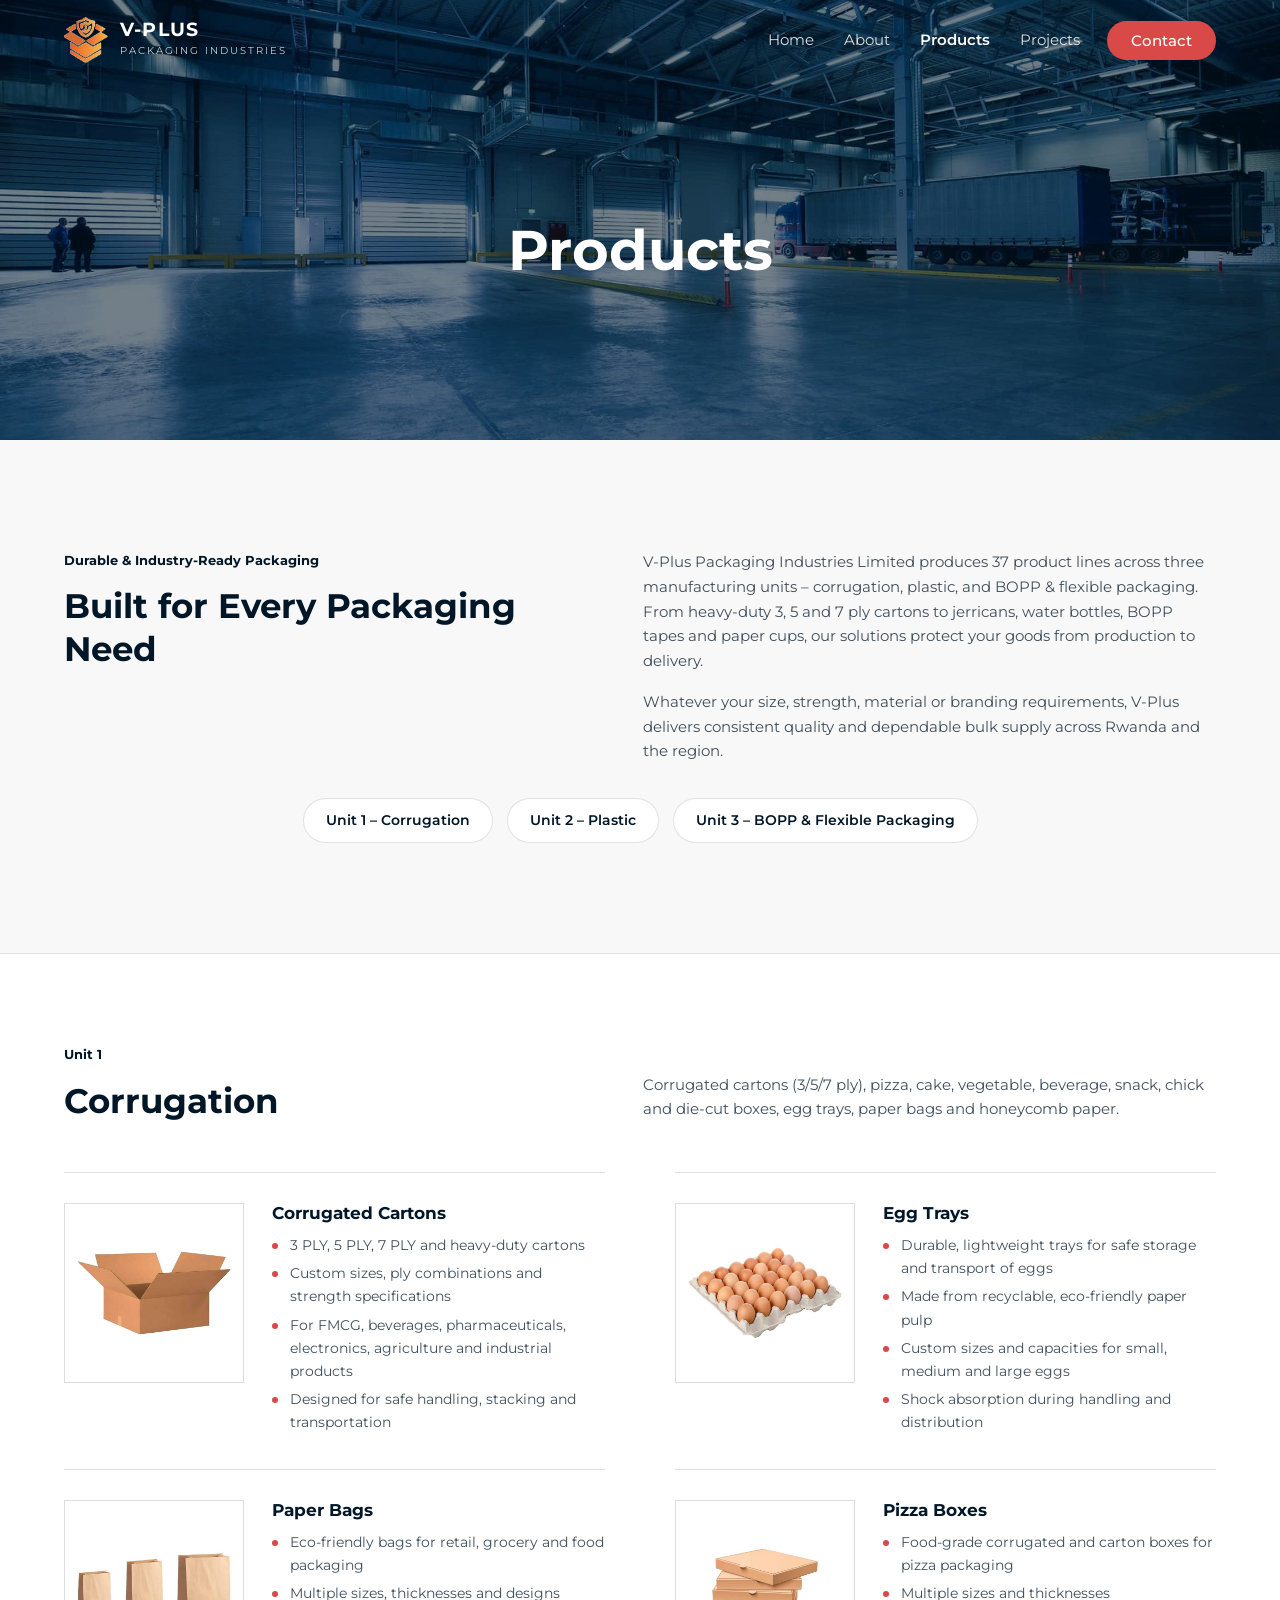
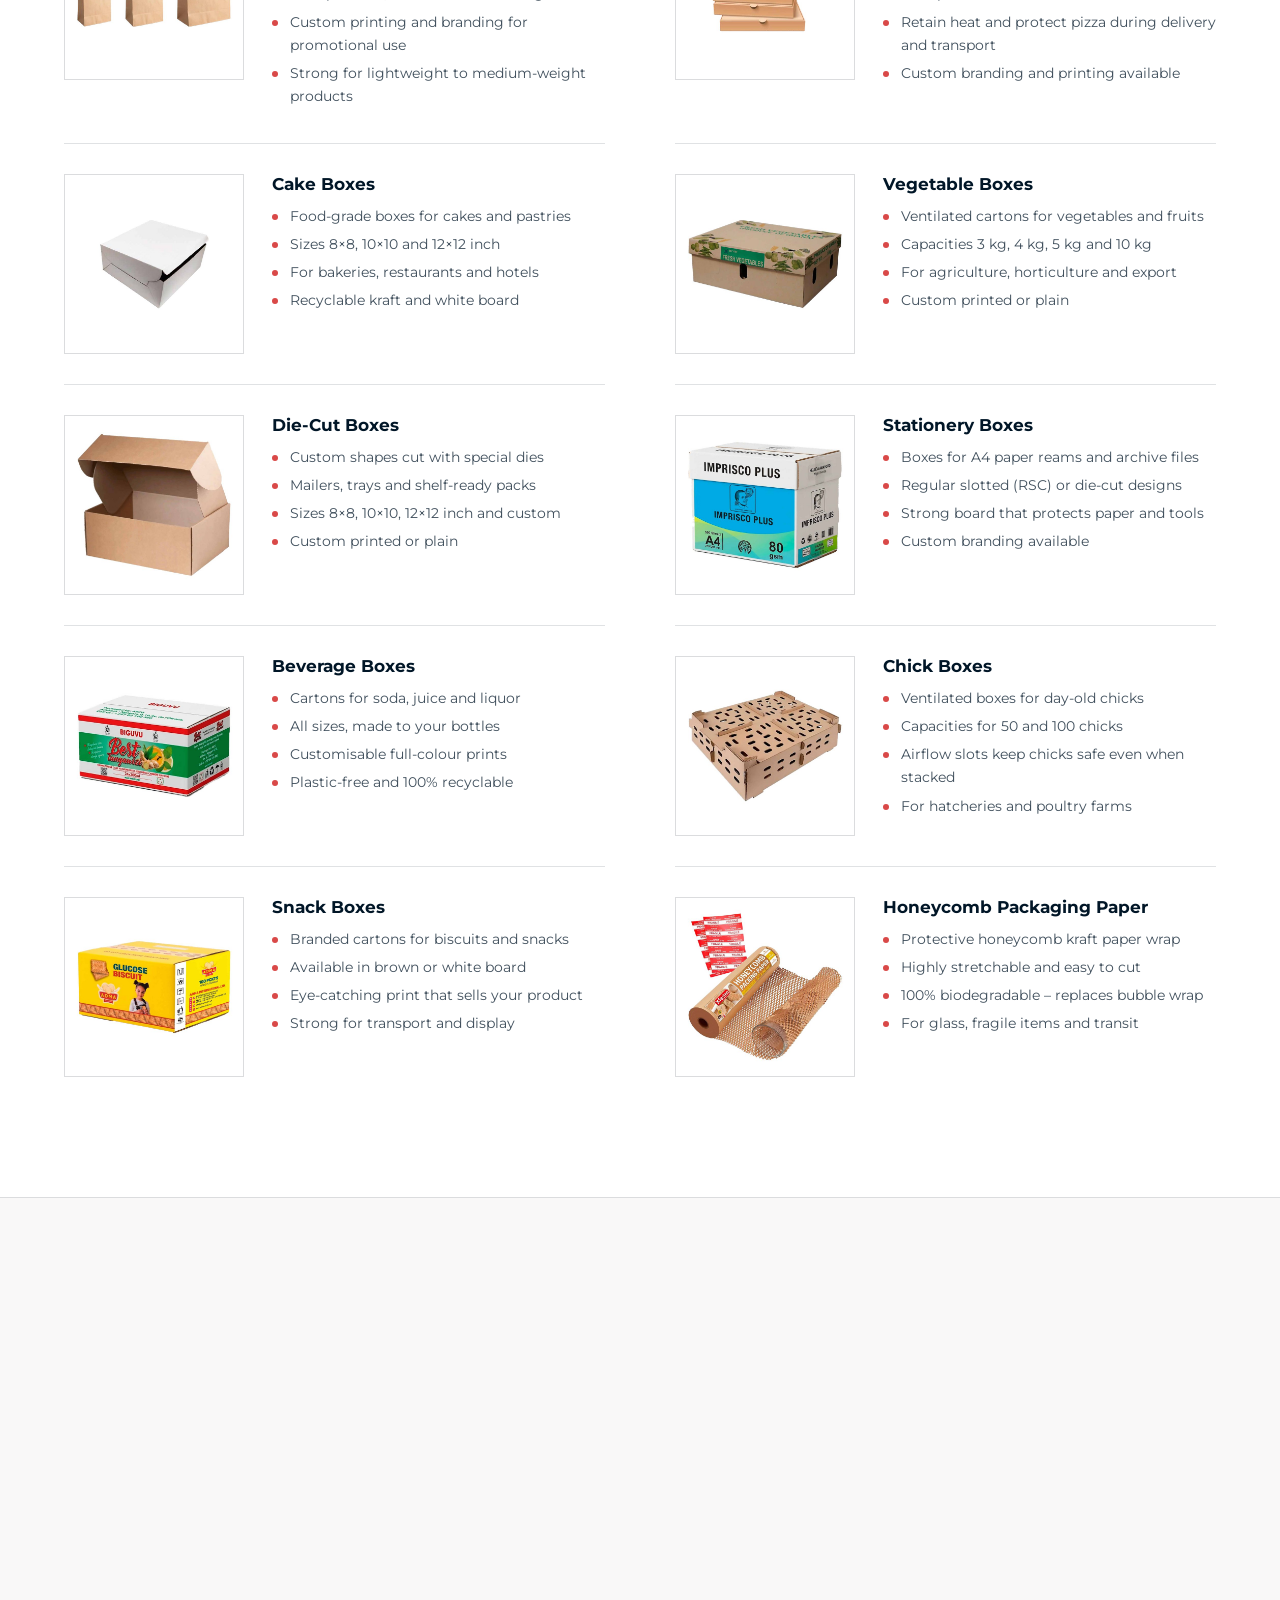
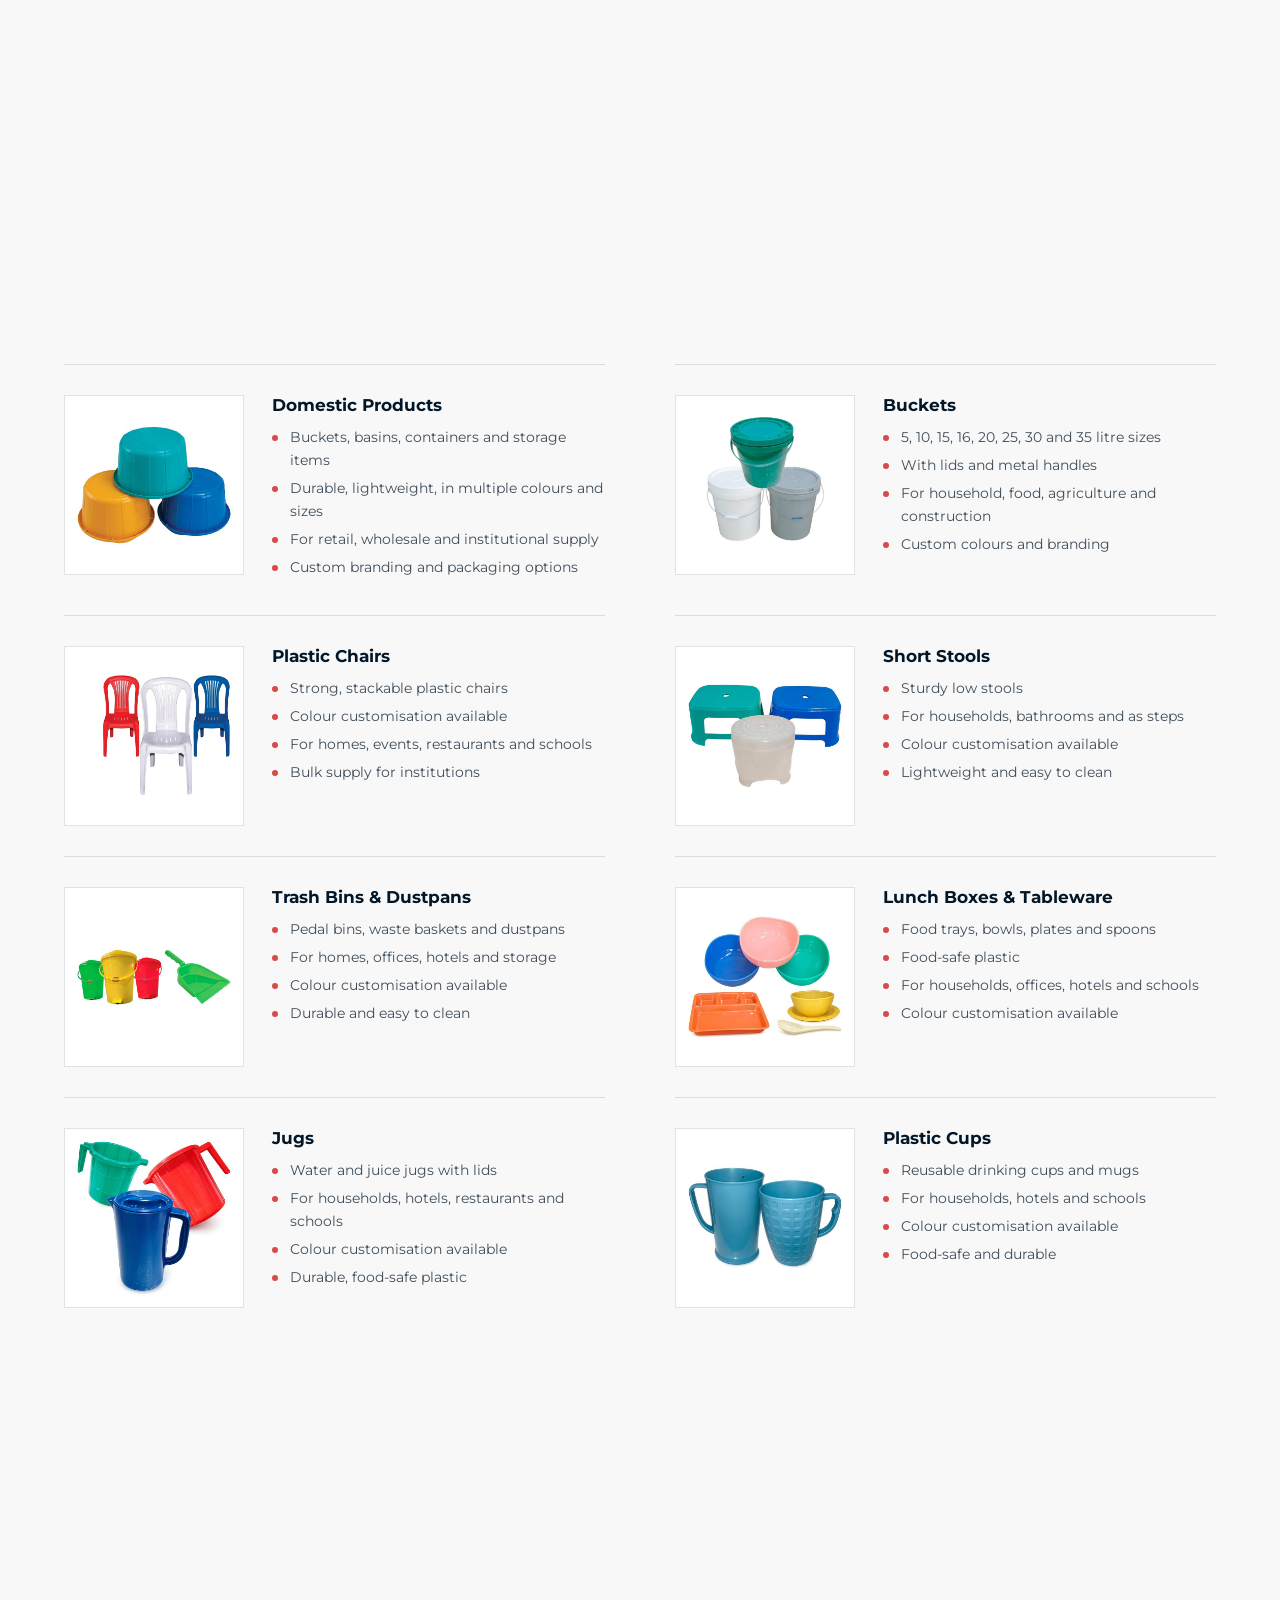
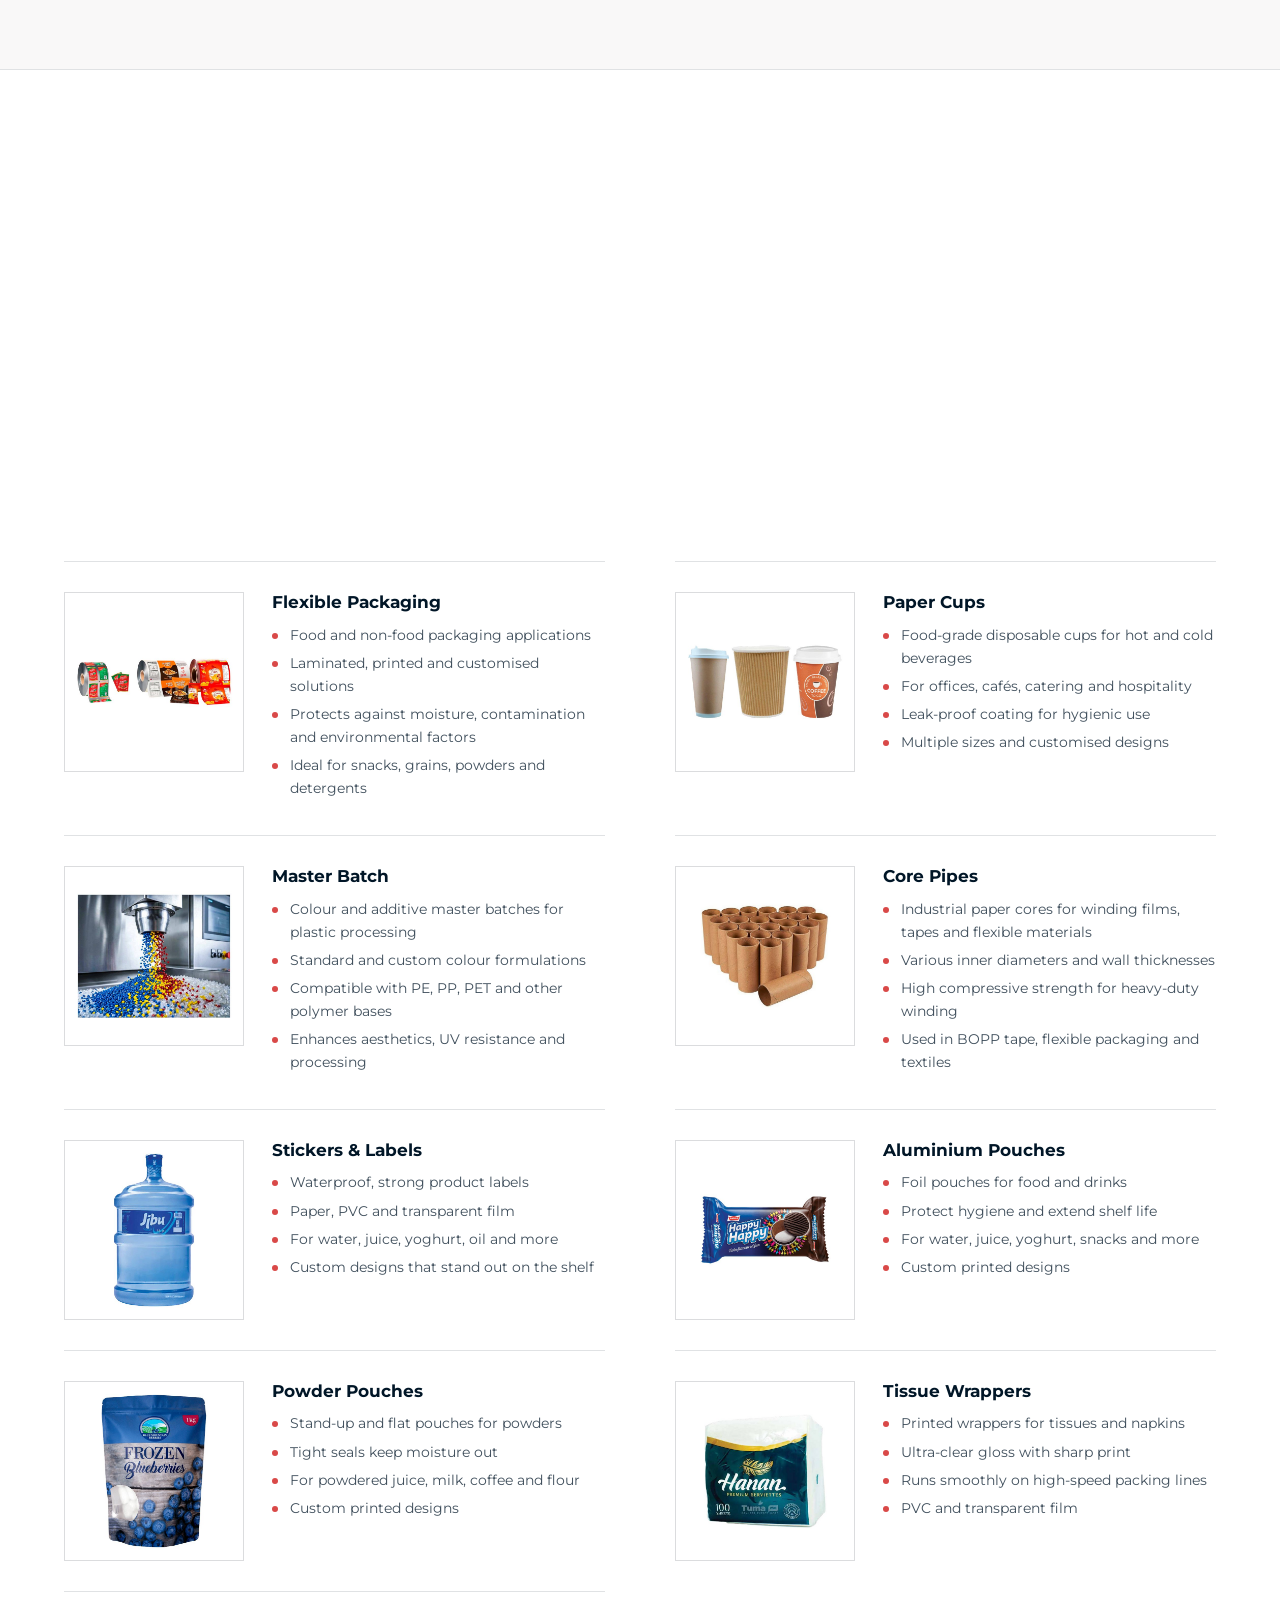
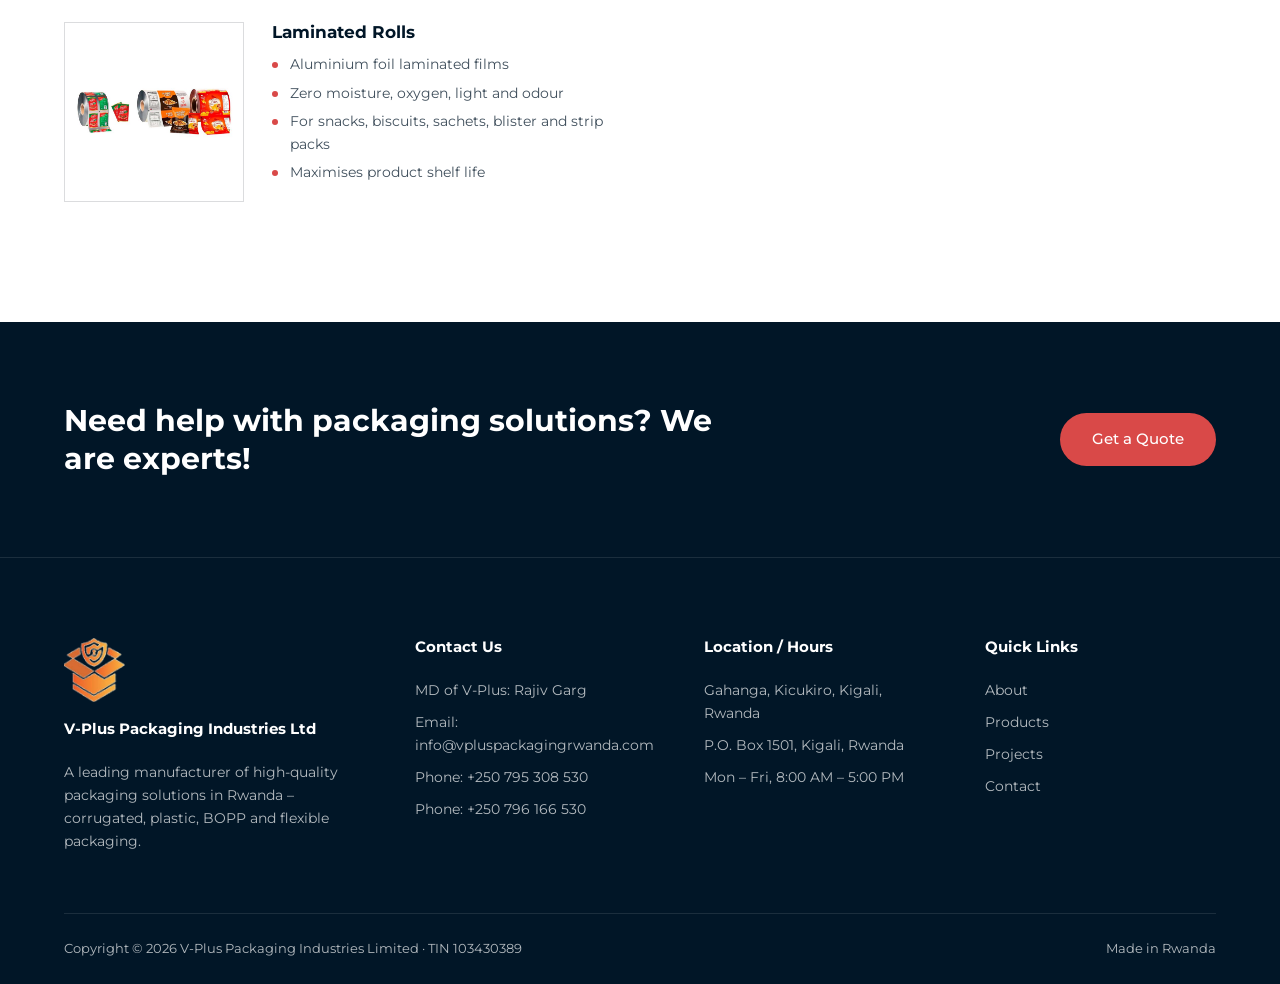
<file: products.html>
<!DOCTYPE html>
<html lang="en">
<head>
<meta charset="utf-8">
<meta name="viewport" content="width=device-width, initial-scale=1">
<title>Products – V-Plus Packaging Industries Limited</title>
<meta name="description" content="Corrugated cartons, egg trays, paper bags, pizza boxes, plastic jerricans, PET/HDPE/PP/PC products, water bottles, BOPP tapes, flexible packaging, paper cups, master batch and core pipes.">
<meta name="robots" content="noindex, nofollow">
<meta name="googlebot" content="noindex, nofollow">
<meta property="og:title" content="Products – V-Plus Packaging Industries Limited">
<meta property="og:description" content="Corrugated cartons, egg trays, paper bags, pizza boxes, plastic jerricans, PET/HDPE/PP/PC products, water bottles, BOPP tapes, flexible packaging, paper cups, master batch and core pipes.">
<meta property="og:image" content="images/hero-factory.jpg">
<link rel="icon" href="images/favicon.png" type="image/png">
<link rel="apple-touch-icon" href="images/apple-touch-icon.png">
<link rel="preconnect" href="https://fonts.googleapis.com">
<link rel="preconnect" href="https://fonts.gstatic.com" crossorigin>
<link href="https://fonts.googleapis.com/css2?family=Montserrat:wght@400;500;600;700&display=swap" rel="stylesheet">
<link rel="stylesheet" href="css/style.css?v=1795872618">
</head>
<body data-page="">
<header class="nav" id="nav"><div class="wrap">
  <a href="index.html" class="logo" aria-label="V-Plus Packaging Industries home"><img src="images/logo-symbol.png" alt="" width="140" height="146"><span><b>V-PLUS</b><small>Packaging Industries</small></span></a>
  <ul class="menu" id="menu"><li><a href="index.html">Home</a></li><li><a href="about.html">About</a></li><li><a href="products.html" class="active">Products</a></li><li><a href="projects.html">Projects</a></li><li><a href="contact.html" class="btn">Contact</a></li></ul>
  <button class="burger" id="burger" aria-label="Menu" aria-expanded="false" aria-controls="menu"><span></span><span></span><span></span></button>
</div></header>
<main>
<section class="banner" style="background-image:url(images/products-bg.jpeg)"><h1>Products</h1></section>

<section><div class="wrap">
  <div class="intro reveal">
    <div><span class="eyebrow">Durable &amp; Industry-Ready Packaging</span><h2>Built for Every Packaging Need</h2></div>
    <div>
      <p>V-Plus Packaging Industries Limited produces 37 product lines across three manufacturing units – corrugation, plastic, and BOPP &amp; flexible packaging. From heavy-duty 3, 5 and 7 ply cartons to jerricans, water bottles, BOPP tapes and paper cups, our solutions protect your goods from production to delivery.</p>
      <p>Whatever your size, strength, material or branding requirements, V-Plus delivers consistent quality and dependable bulk supply across Rwanda and the region.</p>
    </div>
  </div>
  <div class="jump reveal"><a href="#unit-1">Unit 1 – Corrugation</a><a href="#unit-2">Unit 2 – Plastic</a><a href="#unit-3">Unit 3 – BOPP &amp; Flexible Packaging</a></div>
</div></section>

<section id="unit-1" class="unit"><div class="wrap">
  <div class="unit-head reveal"><div><span class="eyebrow">Unit 1</span><h2>Corrugation</h2></div><div><p>Corrugated cartons (3/5/7 ply), pizza, cake, vegetable, beverage, snack, chick and die-cut boxes, egg trays, paper bags and honeycomb paper.</p></div></div>
  <div class="products"><div class="product reveal"><div class="thumb"><img src="images/products/corrugated-cartons.jpg" alt="Corrugated Cartons – V-Plus Packaging" loading="lazy"></div><div><h4>Corrugated Cartons</h4><ul><li>3 PLY, 5 PLY, 7 PLY and heavy-duty cartons</li><li>Custom sizes, ply combinations and strength specifications</li><li>For FMCG, beverages, pharmaceuticals, electronics, agriculture and industrial products</li><li>Designed for safe handling, stacking and transportation</li></ul></div></div><div class="product reveal"><div class="thumb"><img src="images/products/egg-trays.jpg" alt="Egg Trays – V-Plus Packaging" loading="lazy"></div><div><h4>Egg Trays</h4><ul><li>Durable, lightweight trays for safe storage and transport of eggs</li><li>Made from recyclable, eco-friendly paper pulp</li><li>Custom sizes and capacities for small, medium and large eggs</li><li>Shock absorption during handling and distribution</li></ul></div></div><div class="product reveal"><div class="thumb"><img src="images/products/paper-bags.jpg" alt="Paper Bags – V-Plus Packaging" loading="lazy"></div><div><h4>Paper Bags</h4><ul><li>Eco-friendly bags for retail, grocery and food packaging</li><li>Multiple sizes, thicknesses and designs</li><li>Custom printing and branding for promotional use</li><li>Strong for lightweight to medium-weight products</li></ul></div></div><div class="product reveal"><div class="thumb"><img src="images/products/pizza-boxes.jpg" alt="Pizza Boxes – V-Plus Packaging" loading="lazy"></div><div><h4>Pizza Boxes</h4><ul><li>Food-grade corrugated and carton boxes for pizza packaging</li><li>Multiple sizes and thicknesses</li><li>Retain heat and protect pizza during delivery and transport</li><li>Custom branding and printing available</li></ul></div></div><div class="product reveal"><div class="thumb"><img src="images/products/cake-boxes.jpg" alt="Cake Boxes – V-Plus Packaging" loading="lazy"></div><div><h4>Cake Boxes</h4><ul><li>Food-grade boxes for cakes and pastries</li><li>Sizes 8×8, 10×10 and 12×12 inch</li><li>For bakeries, restaurants and hotels</li><li>Recyclable kraft and white board</li></ul></div></div><div class="product reveal"><div class="thumb"><img src="images/products/vegetable-boxes.jpg" alt="Vegetable Boxes – V-Plus Packaging" loading="lazy"></div><div><h4>Vegetable Boxes</h4><ul><li>Ventilated cartons for vegetables and fruits</li><li>Capacities 3 kg, 4 kg, 5 kg and 10 kg</li><li>For agriculture, horticulture and export</li><li>Custom printed or plain</li></ul></div></div><div class="product reveal"><div class="thumb"><img src="images/products/die-cut-boxes.jpg" alt="Die-Cut Boxes – V-Plus Packaging" loading="lazy"></div><div><h4>Die-Cut Boxes</h4><ul><li>Custom shapes cut with special dies</li><li>Mailers, trays and shelf-ready packs</li><li>Sizes 8×8, 10×10, 12×12 inch and custom</li><li>Custom printed or plain</li></ul></div></div><div class="product reveal"><div class="thumb"><img src="images/products/stationery-boxes.jpg" alt="Stationery Boxes – V-Plus Packaging" loading="lazy"></div><div><h4>Stationery Boxes</h4><ul><li>Boxes for A4 paper reams and archive files</li><li>Regular slotted (RSC) or die-cut designs</li><li>Strong board that protects paper and tools</li><li>Custom branding available</li></ul></div></div><div class="product reveal"><div class="thumb"><img src="images/products/beverage-boxes.jpg" alt="Beverage Boxes – V-Plus Packaging" loading="lazy"></div><div><h4>Beverage Boxes</h4><ul><li>Cartons for soda, juice and liquor</li><li>All sizes, made to your bottles</li><li>Customisable full-colour prints</li><li>Plastic-free and 100% recyclable</li></ul></div></div><div class="product reveal"><div class="thumb"><img src="images/products/chick-boxes.jpg" alt="Chick Boxes – V-Plus Packaging" loading="lazy"></div><div><h4>Chick Boxes</h4><ul><li>Ventilated boxes for day-old chicks</li><li>Capacities for 50 and 100 chicks</li><li>Airflow slots keep chicks safe even when stacked</li><li>For hatcheries and poultry farms</li></ul></div></div><div class="product reveal"><div class="thumb"><img src="images/products/snack-boxes.jpg" alt="Snack Boxes – V-Plus Packaging" loading="lazy"></div><div><h4>Snack Boxes</h4><ul><li>Branded cartons for biscuits and snacks</li><li>Available in brown or white board</li><li>Eye-catching print that sells your product</li><li>Strong for transport and display</li></ul></div></div><div class="product reveal"><div class="thumb"><img src="images/products/honeycomb-paper.jpg" alt="Honeycomb Packaging Paper – V-Plus Packaging" loading="lazy"></div><div><h4>Honeycomb Packaging Paper</h4><ul><li>Protective honeycomb kraft paper wrap</li><li>Highly stretchable and easy to cut</li><li>100% biodegradable – replaces bubble wrap</li><li>For glass, fragile items and transit</li></ul></div></div></div>
</div></section>
<section id="unit-2" class="unit"><div class="wrap">
  <div class="unit-head reveal"><div><span class="eyebrow">Unit 2</span><h2>Plastic</h2></div><div><p>Jerricans, PET/HDPE/PP/PC bottles, toilet cleaner and laundry bottles, water gallons, buckets, chairs, stools, bins, tableware, jugs, cups, soap dishes and bottle caps.</p></div></div>
  <div class="products"><div class="product reveal"><div class="thumb"><img src="images/products/jerricans.jpg" alt="Plastic Jerricans – V-Plus Packaging" loading="lazy"></div><div><h4>Plastic Jerricans</h4><ul><li>Available in multiple capacities and designs</li><li>Leak-proof and impact-resistant</li><li>For liquids, chemicals, oils and industrial products</li><li>Custom colours, caps and branding</li></ul></div></div><div class="product reveal"><div class="thumb"><img src="images/products/pet-bottles-oil.jpg" alt="PET, HDPE, PP &amp; PC Products – V-Plus Packaging" loading="lazy"></div><div><h4>PET, HDPE, PP &amp; PC Products</h4><ul><li>Containers, jars and bottles in PET, HDPE, PP and PC</li><li>Food-grade and industrial-grade options</li><li>For beverages, edible oils, chemicals and personal care</li><li>Custom shapes, capacities, colours and closures</li></ul></div></div><div class="product reveal"><div class="thumb"><img src="images/products/toilet-cleaner-bottles.jpg" alt="Toilet Cleaner & Laundry Bottles – V-Plus Packaging" loading="lazy"></div><div><h4>Toilet Cleaner & Laundry Bottles</h4><ul><li>Bottles for toilet cleaners, bleach and laundry liquids</li><li>1 litre and other sizes on request</li><li>Angled-neck and handle designs, custom colours</li><li>For laundry, hygiene and mechanics' products</li></ul></div></div><div class="product reveal"><div class="thumb"><img src="images/products/water-bottles.jpg" alt="Water Bottles & Gallons – V-Plus Packaging" loading="lazy"></div><div><h4>Water Bottles & Gallons</h4><ul><li>PET and HDPE water bottles, and 18.9 L PC water gallons</li><li>Food-grade and safe for drinking water</li><li>For mineral water, juice and beverage brands</li><li>Custom labelling, cap options and branding</li></ul></div></div><div class="product reveal"><div class="thumb"><img src="images/products/basins.jpg" alt="Domestic Products – V-Plus Packaging" loading="lazy"></div><div><h4>Domestic Products</h4><ul><li>Buckets, basins, containers and storage items</li><li>Durable, lightweight, in multiple colours and sizes</li><li>For retail, wholesale and institutional supply</li><li>Custom branding and packaging options</li></ul></div></div><div class="product reveal"><div class="thumb"><img src="images/products/buckets.jpg" alt="Buckets – V-Plus Packaging" loading="lazy"></div><div><h4>Buckets</h4><ul><li>5, 10, 15, 16, 20, 25, 30 and 35 litre sizes</li><li>With lids and metal handles</li><li>For household, food, agriculture and construction</li><li>Custom colours and branding</li></ul></div></div><div class="product reveal"><div class="thumb"><img src="images/products/chairs.jpg" alt="Plastic Chairs – V-Plus Packaging" loading="lazy"></div><div><h4>Plastic Chairs</h4><ul><li>Strong, stackable plastic chairs</li><li>Colour customisation available</li><li>For homes, events, restaurants and schools</li><li>Bulk supply for institutions</li></ul></div></div><div class="product reveal"><div class="thumb"><img src="images/products/stools.jpg" alt="Short Stools – V-Plus Packaging" loading="lazy"></div><div><h4>Short Stools</h4><ul><li>Sturdy low stools</li><li>For households, bathrooms and as steps</li><li>Colour customisation available</li><li>Lightweight and easy to clean</li></ul></div></div><div class="product reveal"><div class="thumb"><img src="images/products/trash-bins.jpg" alt="Trash Bins & Dustpans – V-Plus Packaging" loading="lazy"></div><div><h4>Trash Bins & Dustpans</h4><ul><li>Pedal bins, waste baskets and dustpans</li><li>For homes, offices, hotels and storage</li><li>Colour customisation available</li><li>Durable and easy to clean</li></ul></div></div><div class="product reveal"><div class="thumb"><img src="images/products/lunch-boxes.jpg" alt="Lunch Boxes & Tableware – V-Plus Packaging" loading="lazy"></div><div><h4>Lunch Boxes & Tableware</h4><ul><li>Food trays, bowls, plates and spoons</li><li>Food-safe plastic</li><li>For households, offices, hotels and schools</li><li>Colour customisation available</li></ul></div></div><div class="product reveal"><div class="thumb"><img src="images/products/jugs.jpg" alt="Jugs – V-Plus Packaging" loading="lazy"></div><div><h4>Jugs</h4><ul><li>Water and juice jugs with lids</li><li>For households, hotels, restaurants and schools</li><li>Colour customisation available</li><li>Durable, food-safe plastic</li></ul></div></div><div class="product reveal"><div class="thumb"><img src="images/products/plastic-cups.jpg" alt="Plastic Cups – V-Plus Packaging" loading="lazy"></div><div><h4>Plastic Cups</h4><ul><li>Reusable drinking cups and mugs</li><li>For households, hotels and schools</li><li>Colour customisation available</li><li>Food-safe and durable</li></ul></div></div><div class="product reveal"><div class="thumb"><img src="images/products/soap-dishes.jpg" alt="Soap Dishes – V-Plus Packaging" loading="lazy"></div><div><h4>Soap Dishes</h4><ul><li>Draining soap dishes</li><li>For households, hotels and schools</li><li>Colour customisation available</li><li>Easy to clean</li></ul></div></div><div class="product reveal"><div class="thumb"><img src="images/products/bottle-caps.jpg" alt="Bottle Caps & Seals – V-Plus Packaging" loading="lazy"></div><div><h4>Bottle Caps & Seals</h4><ul><li>Caps and closures for beverage bottles</li><li>Seal pads stop leaks during transport</li><li>Custom colours and printed designs</li><li>For water, juice, soda and spirits</li></ul></div></div></div>
</div></section>
<section id="unit-3" class="unit"><div class="wrap">
  <div class="unit-head reveal"><div><span class="eyebrow">Unit 3</span><h2>BOPP &amp; Flexible Packaging</h2></div><div><p>BOPP tapes, flexible packaging, stickers, aluminium and powder pouches, tissue wrappers, laminated rolls, paper cups, master batch and core pipes.</p></div></div>
  <div class="products"><div class="product reveal"><div class="thumb"><img src="images/products/bopp-tapes.jpg" alt="BOPP Adhesive Tapes – V-Plus Packaging" loading="lazy"></div><div><h4>BOPP Adhesive Tapes</h4><ul><li>High adhesion for manual and machine application</li><li>Transparent, brown and custom printed options</li><li>For carton sealing, logistics and warehouse operations</li><li>Consistent quality and reliable performance</li></ul></div></div><div class="product reveal"><div class="thumb"><img src="images/products/bopp-flexible.jpg" alt="BOPP Flexible Packaging – V-Plus Packaging" loading="lazy"></div><div><h4>BOPP Flexible Packaging</h4><ul><li>Biaxially oriented polypropylene films</li><li>Excellent clarity, gloss and printability</li><li>For food, snacks, confectionery and FMCG products</li><li>Laminated and plain options with custom printing</li></ul></div></div><div class="product reveal"><div class="thumb"><img src="images/products/flexible-packaging.jpg" alt="Flexible Packaging – V-Plus Packaging" loading="lazy"></div><div><h4>Flexible Packaging</h4><ul><li>Food and non-food packaging applications</li><li>Laminated, printed and customised solutions</li><li>Protects against moisture, contamination and environmental factors</li><li>Ideal for snacks, grains, powders and detergents</li></ul></div></div><div class="product reveal"><div class="thumb"><img src="images/products/paper-cups.jpg" alt="Paper Cups – V-Plus Packaging" loading="lazy"></div><div><h4>Paper Cups</h4><ul><li>Food-grade disposable cups for hot and cold beverages</li><li>For offices, cafés, catering and hospitality</li><li>Leak-proof coating for hygienic use</li><li>Multiple sizes and customised designs</li></ul></div></div><div class="product reveal"><div class="thumb"><img src="images/products/master-batch.jpg" alt="Master Batch – V-Plus Packaging" loading="lazy"></div><div><h4>Master Batch</h4><ul><li>Colour and additive master batches for plastic processing</li><li>Standard and custom colour formulations</li><li>Compatible with PE, PP, PET and other polymer bases</li><li>Enhances aesthetics, UV resistance and processing</li></ul></div></div><div class="product reveal"><div class="thumb"><img src="images/products/core-pipes.jpg" alt="Core Pipes – V-Plus Packaging" loading="lazy"></div><div><h4>Core Pipes</h4><ul><li>Industrial paper cores for winding films, tapes and flexible materials</li><li>Various inner diameters and wall thicknesses</li><li>High compressive strength for heavy-duty winding</li><li>Used in BOPP tape, flexible packaging and textiles</li></ul></div></div><div class="product reveal"><div class="thumb"><img src="images/products/stickers.jpg" alt="Stickers & Labels – V-Plus Packaging" loading="lazy"></div><div><h4>Stickers & Labels</h4><ul><li>Waterproof, strong product labels</li><li>Paper, PVC and transparent film</li><li>For water, juice, yoghurt, oil and more</li><li>Custom designs that stand out on the shelf</li></ul></div></div><div class="product reveal"><div class="thumb"><img src="images/products/aluminium-pouches.jpg" alt="Aluminium Pouches – V-Plus Packaging" loading="lazy"></div><div><h4>Aluminium Pouches</h4><ul><li>Foil pouches for food and drinks</li><li>Protect hygiene and extend shelf life</li><li>For water, juice, yoghurt, snacks and more</li><li>Custom printed designs</li></ul></div></div><div class="product reveal"><div class="thumb"><img src="images/products/powder-pouches.jpg" alt="Powder Pouches – V-Plus Packaging" loading="lazy"></div><div><h4>Powder Pouches</h4><ul><li>Stand-up and flat pouches for powders</li><li>Tight seals keep moisture out</li><li>For powdered juice, milk, coffee and flour</li><li>Custom printed designs</li></ul></div></div><div class="product reveal"><div class="thumb"><img src="images/products/tissue-wrappers.jpg" alt="Tissue Wrappers – V-Plus Packaging" loading="lazy"></div><div><h4>Tissue Wrappers</h4><ul><li>Printed wrappers for tissues and napkins</li><li>Ultra-clear gloss with sharp print</li><li>Runs smoothly on high-speed packing lines</li><li>PVC and transparent film</li></ul></div></div><div class="product reveal"><div class="thumb"><img src="images/products/laminated-rolls.jpg" alt="Laminated Rolls – V-Plus Packaging" loading="lazy"></div><div><h4>Laminated Rolls</h4><ul><li>Aluminium foil laminated films</li><li>Zero moisture, oxygen, light and odour</li><li>For snacks, biscuits, sachets, blister and strip packs</li><li>Maximises product shelf life</li></ul></div></div></div>
</div></section>
<section class="cta"><div class="wrap">
  <h2>Need help with packaging solutions? We are experts!</h2>
  <a href="contact.html" class="btn">Get a Quote</a>
</div></section>

</main>
<footer><div class="wrap">
  <div class="foot-grid">
    <div>
      <img class="foot-logo" src="images/logo-symbol.png" alt="V-Plus Packaging Industries" width="140" height="146">
      <h5>V-Plus Packaging Industries Ltd</h5>
      <p>A leading manufacturer of high-quality packaging solutions in Rwanda – corrugated, plastic, BOPP and flexible packaging.</p>
    </div>
    <div><h5>Contact Us</h5><ul><li>MD of V-Plus: Rajiv Garg</li><li>Email: <a href="mailto:info@vpluspackagingrwanda.com">info@vpluspackagingrwanda.com</a></li><li>Phone: <a href="tel:+250795308530">+250 795 308 530</a></li><li>Phone: <a href="tel:+250796166530">+250 796 166 530</a></li></ul></div>
    <div><h5>Location / Hours</h5><ul><li>Gahanga, Kicukiro, Kigali, Rwanda</li><li>P.O. Box 1501, Kigali, Rwanda</li><li>Mon – Fri, 8:00 AM – 5:00 PM</li></ul></div>
    <div><h5>Quick Links</h5><ul><li><a href="about.html">About</a></li><li><a href="products.html">Products</a></li><li><a href="projects.html">Projects</a></li><li><a href="contact.html">Contact</a></li></ul></div>
  </div>
  <div class="foot-bottom"><span>Copyright © <span data-year></span> V-Plus Packaging Industries Limited · TIN 103430389</span><span>Made in Rwanda</span></div>
</div></footer>
<script src="js/main.js?v=1795872618"></script>
</body>
</html>
</file>
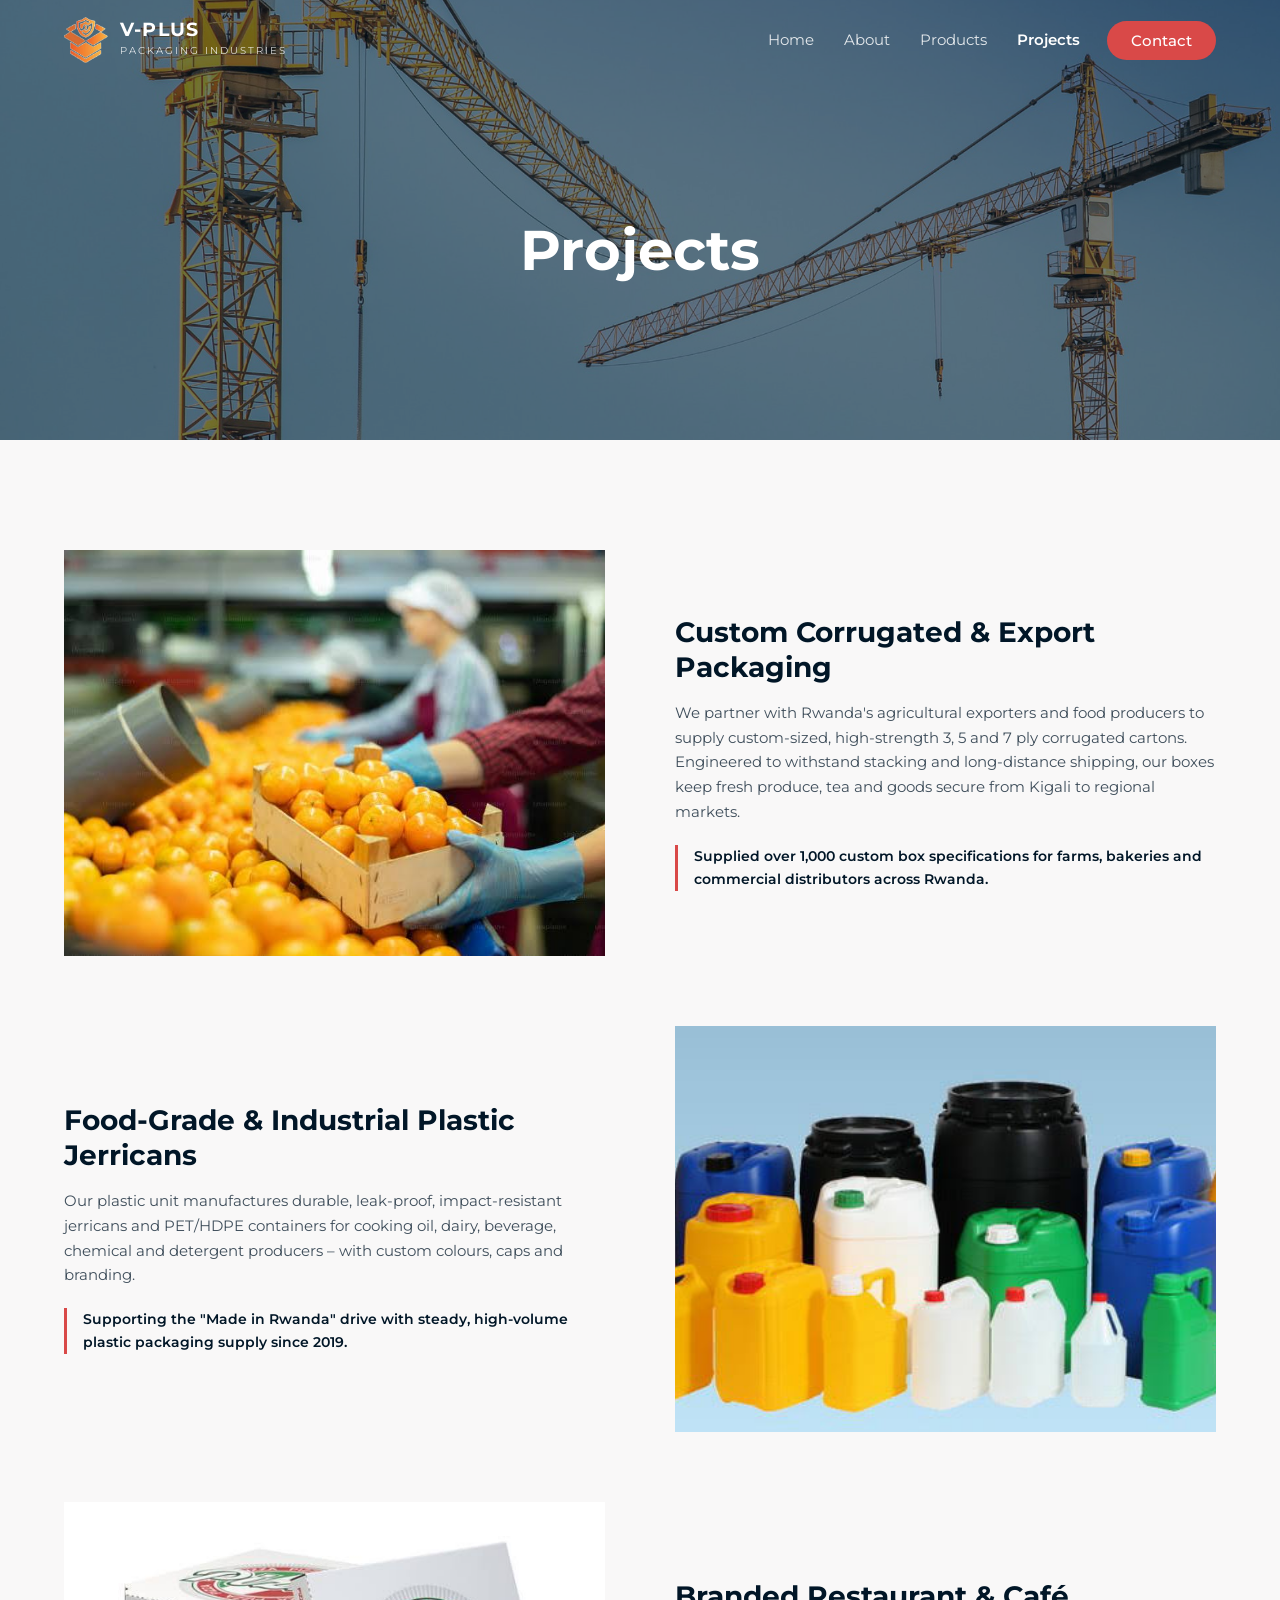
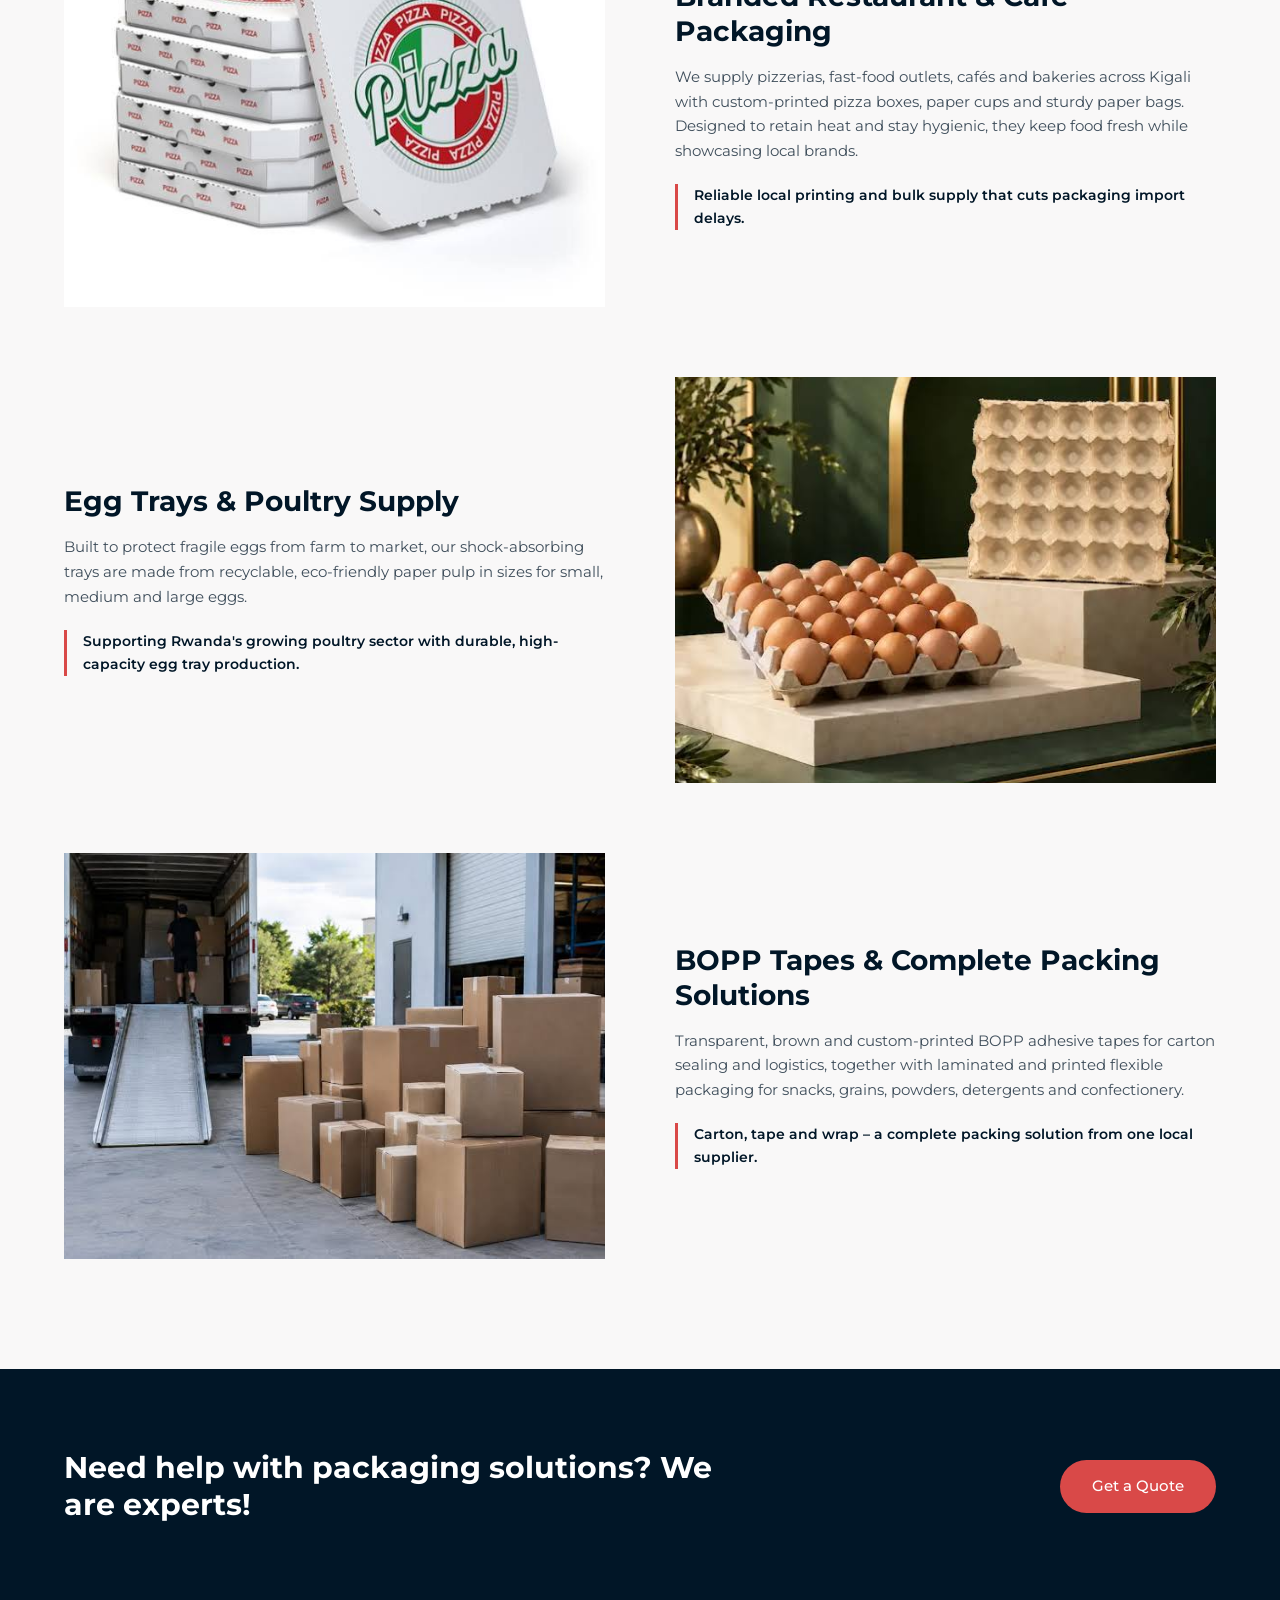
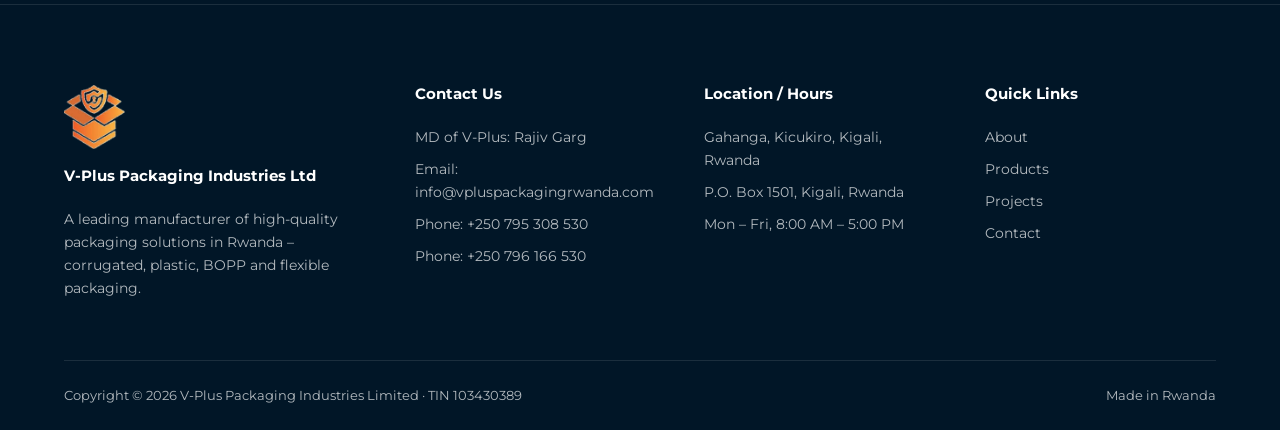
<file: projects.html>
<!DOCTYPE html>
<html lang="en">
<head>
<meta charset="utf-8">
<meta name="viewport" content="width=device-width, initial-scale=1">
<title>Projects – V-Plus Packaging Industries Limited</title>
<meta name="description" content="Packaging projects by V-Plus for Rwanda's exporters, food producers, restaurants and poultry farms.">
<meta name="robots" content="noindex, nofollow">
<meta name="googlebot" content="noindex, nofollow">
<meta property="og:title" content="Projects – V-Plus Packaging Industries Limited">
<meta property="og:description" content="Packaging projects by V-Plus for Rwanda's exporters, food producers, restaurants and poultry farms.">
<meta property="og:image" content="images/hero-factory.jpg">
<link rel="icon" href="images/favicon.png" type="image/png">
<link rel="apple-touch-icon" href="images/apple-touch-icon.png">
<link rel="preconnect" href="https://fonts.googleapis.com">
<link rel="preconnect" href="https://fonts.gstatic.com" crossorigin>
<link href="https://fonts.googleapis.com/css2?family=Montserrat:wght@400;500;600;700&display=swap" rel="stylesheet">
<link rel="stylesheet" href="css/style.css?v=1795872618">
</head>
<body data-page="">
<header class="nav" id="nav"><div class="wrap">
  <a href="index.html" class="logo" aria-label="V-Plus Packaging Industries home"><img src="images/logo-symbol.png" alt="" width="140" height="146"><span><b>V-PLUS</b><small>Packaging Industries</small></span></a>
  <ul class="menu" id="menu"><li><a href="index.html">Home</a></li><li><a href="about.html">About</a></li><li><a href="products.html">Products</a></li><li><a href="projects.html" class="active">Projects</a></li><li><a href="contact.html" class="btn">Contact</a></li></ul>
  <button class="burger" id="burger" aria-label="Menu" aria-expanded="false" aria-controls="menu"><span></span><span></span><span></span></button>
</div></header>
<main>
<section class="banner" style="background-image:url(images/projects-banner.jpg)"><h1>Projects</h1></section>

<section><div class="wrap projects">
  <div class="project reveal"><div class="p-img"><img src="images/agriculture.jpg" alt="" loading="lazy"></div><div><h3>Custom Corrugated &amp; Export Packaging</h3><p>We partner with Rwanda's agricultural exporters and food producers to supply custom-sized, high-strength 3, 5 and 7 ply corrugated cartons. Engineered to withstand stacking and long-distance shipping, our boxes keep fresh produce, tea and goods secure from Kigali to regional markets.</p><div class="note">Supplied over 1,000 custom box specifications for farms, bakeries and commercial distributors across Rwanda.</div></div></div>
  <div class="project reveal"><div class="p-img"><img src="images/project-1.jpg" alt="" loading="lazy"></div><div><h3>Food-Grade &amp; Industrial Plastic Jerricans</h3><p>Our plastic unit manufactures durable, leak-proof, impact-resistant jerricans and PET/HDPE containers for cooking oil, dairy, beverage, chemical and detergent producers – with custom colours, caps and branding.</p><div class="note">Supporting the &quot;Made in Rwanda&quot; drive with steady, high-volume plastic packaging supply since 2019.</div></div></div>
  <div class="project reveal"><div class="p-img"><img src="images/project-2.jpeg" alt="" loading="lazy"></div><div><h3>Branded Restaurant &amp; Café Packaging</h3><p>We supply pizzerias, fast-food outlets, cafés and bakeries across Kigali with custom-printed pizza boxes, paper cups and sturdy paper bags. Designed to retain heat and stay hygienic, they keep food fresh while showcasing local brands.</p><div class="note">Reliable local printing and bulk supply that cuts packaging import delays.</div></div></div>
  <div class="project reveal"><div class="p-img"><img src="images/project-3.jpeg" alt="" loading="lazy"></div><div><h3>Egg Trays &amp; Poultry Supply</h3><p>Built to protect fragile eggs from farm to market, our shock-absorbing trays are made from recyclable, eco-friendly paper pulp in sizes for small, medium and large eggs.</p><div class="note">Supporting Rwanda's growing poultry sector with durable, high-capacity egg tray production.</div></div></div>
  <div class="project reveal"><div class="p-img"><img src="images/retail.jpeg" alt="" loading="lazy"></div><div><h3>BOPP Tapes &amp; Complete Packing Solutions</h3><p>Transparent, brown and custom-printed BOPP adhesive tapes for carton sealing and logistics, together with laminated and printed flexible packaging for snacks, grains, powders, detergents and confectionery.</p><div class="note">Carton, tape and wrap – a complete packing solution from one local supplier.</div></div></div>
</div></section>
<section class="cta"><div class="wrap">
  <h2>Need help with packaging solutions? We are experts!</h2>
  <a href="contact.html" class="btn">Get a Quote</a>
</div></section>

</main>
<footer><div class="wrap">
  <div class="foot-grid">
    <div>
      <img class="foot-logo" src="images/logo-symbol.png" alt="V-Plus Packaging Industries" width="140" height="146">
      <h5>V-Plus Packaging Industries Ltd</h5>
      <p>A leading manufacturer of high-quality packaging solutions in Rwanda – corrugated, plastic, BOPP and flexible packaging.</p>
    </div>
    <div><h5>Contact Us</h5><ul><li>MD of V-Plus: Rajiv Garg</li><li>Email: <a href="mailto:info@vpluspackagingrwanda.com">info@vpluspackagingrwanda.com</a></li><li>Phone: <a href="tel:+250795308530">+250 795 308 530</a></li><li>Phone: <a href="tel:+250796166530">+250 796 166 530</a></li></ul></div>
    <div><h5>Location / Hours</h5><ul><li>Gahanga, Kicukiro, Kigali, Rwanda</li><li>P.O. Box 1501, Kigali, Rwanda</li><li>Mon – Fri, 8:00 AM – 5:00 PM</li></ul></div>
    <div><h5>Quick Links</h5><ul><li><a href="about.html">About</a></li><li><a href="products.html">Products</a></li><li><a href="projects.html">Projects</a></li><li><a href="contact.html">Contact</a></li></ul></div>
  </div>
  <div class="foot-bottom"><span>Copyright © <span data-year></span> V-Plus Packaging Industries Limited · TIN 103430389</span><span>Made in Rwanda</span></div>
</div></footer>
<script src="js/main.js?v=1795872618"></script>
</body>
</html>
</file>
<file: css/style.css>
/* V-Plus Packaging Industries Limited — site stylesheet */
:root{
  --navy:#011627; --navy-2:#0b2236; --slate:#5b6876; --red:#d94948; --red-d:#c03a39;
  --bg:#f9f8f8; --white:#fff; --text:rgba(1,22,39,.75); --muted:rgba(1,22,39,.6);
  --line:rgba(1,22,39,.12); --line-l:rgba(255,255,255,.25);
}
*{box-sizing:border-box;margin:0;padding:0}
html{scroll-behavior:smooth}
body{font-family:Montserrat,system-ui,sans-serif;font-size:15px;line-height:1.65;color:var(--text);background:var(--bg);-webkit-font-smoothing:antialiased}
img{display:block;max-width:100%}
a{color:inherit;text-decoration:none}
h1,h2,h3,h4,h5{color:var(--navy);font-weight:700;line-height:1.25}
.wrap{width:min(1200px,90%);margin-inline:auto}
section{padding:110px 0}
.eyebrow{display:block;font-size:13px;font-weight:700;color:var(--navy);margin-bottom:14px}
.h2{font-size:clamp(26px,3.2vw,36px);margin-bottom:22px}
.center{text-align:center}
.narrow{max-width:820px;margin-inline:auto}
p + p{margin-top:16px}
.btn{display:inline-block;background:var(--red);color:#fff;border-radius:100px;padding:14px 32px;font-size:15px;font-weight:500;transition:background .25s,transform .25s;border:0;cursor:pointer;font-family:inherit}
.btn:hover{background:var(--red-d);transform:translateY(-2px)}
.btn-outline{background:transparent;border:2px solid #fff;padding:12px 30px}
.btn-outline:hover{background:#fff;color:var(--navy)}
.mt{margin-top:36px}

/* Header */
header.nav{position:fixed;top:0;left:0;right:0;z-index:50;transition:background .3s,box-shadow .3s}
header.nav.scrolled{background:var(--navy);box-shadow:0 4px 20px rgba(0,0,0,.25)}
.nav .wrap{display:flex;align-items:center;justify-content:space-between;height:80px}
.logo{display:flex;align-items:center;gap:12px;color:#fff}
.logo img{height:46px;width:auto;display:block}
.foot-logo{height:64px;width:auto;margin-bottom:18px}
.logo b{display:block;font-size:19px;letter-spacing:.06em;line-height:1}
.logo small{display:block;font-size:10px;letter-spacing:.2em;text-transform:uppercase;opacity:.8;margin-top:4px}
.menu{display:flex;list-style:none;align-items:center}
.menu a{display:block;color:#fff;padding:0 15px;line-height:80px;font-size:15px;opacity:.85;transition:opacity .2s}
.menu a:hover,.menu a.active{opacity:1}
.menu a.active{font-weight:600}
.menu .btn{line-height:1;padding:12px 24px;margin-left:12px;opacity:1}
.burger{display:none;background:none;border:0;cursor:pointer;width:42px;height:42px}
.burger span{display:block;height:2px;width:24px;background:#fff;margin:5px auto;transition:.3s}

/* Hero (home) */
.hero{position:relative;min-height:100vh;display:flex;align-items:center;justify-content:center;text-align:center;color:#fff;background:url(../images/hero-factory.jpg) center/cover fixed}
.hero::before{content:"";position:absolute;inset:0;background:rgba(1,22,39,.55)}
.hero .wrap{position:relative;padding:120px 0 80px}
.hero .sub{font-size:14px;font-weight:600;letter-spacing:.04em;margin-bottom:18px}
.hero h1{color:#fff;font-size:clamp(34px,5.6vw,70px);line-height:1.4;text-transform:uppercase;margin-bottom:34px}
.hero p{max-width:640px;margin:0 auto 34px;color:rgba(255,255,255,.85);font-size:16px}
.hero .down{position:absolute;left:50%;bottom:36px;transform:translateX(-50%);color:#fff;opacity:.8;animation:bob 2s infinite}
@keyframes bob{0%,100%{transform:translate(-50%,0)}50%{transform:translate(-50%,8px)}}

/* Page banner (inner pages) */
.banner{position:relative;height:440px;display:flex;align-items:center;justify-content:center;text-align:center;background:center/cover no-repeat}
.banner::before{content:"";position:absolute;inset:0;background:rgba(1,22,39,.55)}
.banner h1{position:relative;color:#fff;font-size:clamp(34px,4.6vw,56px);padding-top:60px}

/* Two-column intro (eyebrow+heading left, text right) */
.intro{display:grid;grid-template-columns:1fr 1.15fr;gap:80px;align-items:start}
.intro h2{font-size:clamp(26px,3vw,34px)}
.intro h3{font-size:20px;margin-bottom:18px}

/* Slate band (products) */
.band{position:relative;background:var(--slate);color:rgba(255,255,255,.82);overflow:hidden}
.band::before{content:"";position:absolute;inset:0;background:url(../images/products-bg.jpeg) center/cover;opacity:.12}
.band .wrap{position:relative}
.band h2,.band h3,.band h4,.band .eyebrow{color:#fff}
.band-grid{display:grid;grid-template-columns:1fr 1fr;gap:90px;align-items:center}
.list-item{padding:28px 0;border-top:1px solid var(--line-l)}
.list-item:first-of-type{margin-top:26px}
.list-item h4{font-size:16px;margin-bottom:8px}
.list-item p{font-size:14px}
.band .lead{font-size:clamp(22px,2.4vw,28px);font-weight:700;color:#fff;line-height:1.4;margin-bottom:30px}

/* Image cards */
.cards{display:grid;grid-template-columns:repeat(3,1fr);gap:34px}
.card img{width:100%;aspect-ratio:4/3;object-fit:cover;transition:transform .5s}
.card .img{overflow:hidden;margin-bottom:22px}
.card:hover img{transform:scale(1.05)}
.card h4{font-size:16px;margin-bottom:10px}
.card p{font-size:14px}

/* Stats */
.stats{display:grid;grid-template-columns:1.2fr repeat(4,1fr);gap:30px;align-items:center}
.stat{text-align:center}
.stat b{display:block;font-size:clamp(40px,4.4vw,56px);color:var(--navy);line-height:1.1}
.stat span{font-size:14px}
.stats.dark{background:var(--navy)}
.divider{border:0;border-top:1px solid var(--line);margin:0}

/* Feature boxes */
.features{display:grid;grid-template-columns:repeat(3,1fr);gap:0;border-top:1px solid var(--line);border-left:1px solid var(--line)}
.features.five{grid-template-columns:repeat(5,1fr)}
.features.two{grid-template-columns:repeat(2,1fr)}
.feature{padding:40px 34px;border-right:1px solid var(--line);border-bottom:1px solid var(--line);background:#fff;transition:background .3s}
.feature:hover{background:var(--bg)}
.feature .ic{width:44px;height:44px;color:var(--red);margin-bottom:20px}
.feature .ic svg{width:100%;height:100%}
.feature h4{font-size:17px;margin-bottom:10px}
.feature p{font-size:14px}

/* Products page */
.unit{padding:90px 0;border-top:1px solid var(--line)}
.unit:nth-of-type(odd){background:#fff}
.unit-head{display:grid;grid-template-columns:1fr 1.15fr;gap:80px;margin-bottom:50px;align-items:end}
.unit-head h2{font-size:clamp(26px,3vw,34px)}
.products{display:grid;grid-template-columns:repeat(2,1fr);gap:0 70px}
.product{display:grid;grid-template-columns:180px 1fr;gap:28px;padding:30px 0;border-top:1px solid var(--line);align-items:start}
.product .thumb{aspect-ratio:1;background:var(--bg);overflow:hidden;display:grid;place-items:center;color:var(--slate)}
.unit:nth-of-type(even) .product .thumb{background:#fff}
.product .thumb img{width:100%;height:100%;object-fit:contain;background:#fff;transition:transform .4s}
.product:hover .thumb img{transform:scale(1.05)}
.product .thumb{border:1px solid var(--line)}
.product .thumb svg{width:46px;height:46px}
.product h4{font-size:17px;margin-bottom:10px}
.product ul{list-style:none}
.product li{position:relative;padding-left:18px;font-size:14px;margin-bottom:5px}
.product li::before{content:"";position:absolute;left:0;top:9px;width:6px;height:6px;border-radius:50%;background:var(--red)}
.jump{display:flex;gap:14px;flex-wrap:wrap;justify-content:center;margin-top:34px}
.jump a{border:1px solid var(--line);padding:10px 22px;border-radius:100px;font-size:14px;font-weight:600;color:var(--navy);background:#fff;transition:.25s}
.jump a:hover{background:var(--navy);color:#fff}

/* Projects page */
.projects{display:grid;gap:70px}
.project{display:grid;grid-template-columns:1fr 1fr;gap:70px;align-items:center}
.project:nth-child(even) .p-img{order:2}
.project .p-img{overflow:hidden}
.project .p-img img{width:100%;aspect-ratio:4/3;object-fit:cover}
.project h3{font-size:clamp(22px,2.4vw,28px);margin-bottom:16px}
.project .note{margin-top:20px;padding-left:16px;border-left:3px solid var(--red);font-weight:600;color:var(--navy);font-size:14px}

/* About page: leadership + facts */
.leader{display:grid;grid-template-columns:260px 1fr;gap:60px;align-items:center;background:#fff;padding:50px;border:1px solid var(--line)}
.leader .mono{aspect-ratio:1;background:var(--navy);color:#fff;display:grid;place-items:center;font-size:64px;font-weight:700;letter-spacing:.04em}
.leader h3{font-size:26px;margin-bottom:4px}
.leader .role{color:var(--red);font-weight:600;font-size:14px;margin-bottom:18px;display:block}
.board{display:grid;grid-template-columns:repeat(3,1fr);gap:30px;margin-top:30px}
.person{background:#fff;border:1px solid var(--line);padding:30px;text-align:center}
.person .mono{width:84px;height:84px;margin:0 auto 18px;border-radius:50%;background:var(--slate);color:#fff;display:grid;place-items:center;font-weight:700;font-size:24px}
.person h4{font-size:16px}
.person span{font-size:14px;color:var(--red);font-weight:600}
.vm{display:grid;grid-template-columns:1fr 1fr;gap:0}
.vm > div{padding:70px 60px}
.vm > div:first-child{background:var(--navy);color:rgba(255,255,255,.82)}
.vm > div:last-child{background:var(--red);color:rgba(255,255,255,.92)}
.vm h3{color:#fff;font-size:26px;margin-bottom:16px}
.vm p{font-size:17px}
.facts{display:grid;grid-template-columns:repeat(3,1fr);border-top:1px solid var(--line);border-left:1px solid var(--line);background:#fff}
.facts div{padding:26px 30px;border-right:1px solid var(--line);border-bottom:1px solid var(--line)}
.facts dt{font-size:12px;font-weight:700;color:var(--red);text-transform:uppercase;letter-spacing:.08em;margin-bottom:6px}
.facts dd{color:var(--navy);font-weight:500}

/* CTA strip */
.cta{background:var(--navy);color:rgba(255,255,255,.8);padding:80px 0;border-bottom:1px solid rgba(255,255,255,.1)}
.cta .wrap{display:flex;justify-content:space-between;align-items:center;gap:30px;flex-wrap:wrap}
.cta h2{color:#fff;font-size:clamp(22px,2.6vw,30px);max-width:700px}

/* Contact */
.contact-grid{display:grid;grid-template-columns:1fr 1.1fr;gap:80px}
.info{list-style:none;margin-top:30px}
.info li{display:flex;gap:18px;padding:20px 0;border-top:1px solid var(--line)}
.info .ic{flex:none;width:22px;height:22px;color:var(--red);margin-top:2px}
.info b{display:block;color:var(--navy);font-size:14px;margin-bottom:2px}
.info a:hover{color:var(--red)}
form.quote{background:#fff;padding:44px;border:1px solid var(--line)}
form.quote h3{font-size:22px;margin-bottom:6px}
form.quote > p{font-size:14px;margin-bottom:26px}
.frow{display:grid;grid-template-columns:1fr 1fr;gap:16px}
label{display:block;font-size:13px;font-weight:600;color:var(--navy);margin-bottom:6px}
.field{margin-bottom:16px}
input,select,textarea{width:100%;padding:13px 14px;border:1px solid var(--line);border-radius:4px;font:inherit;font-size:14px;color:var(--navy);background:var(--bg);transition:border-color .2s}
input:focus,select:focus,textarea:focus{outline:none;border-color:var(--red);background:#fff}
textarea{min-height:120px;resize:vertical}
.form-note{font-size:12px;color:var(--muted);margin-top:12px}
form.quote{position:relative}
.form-status{font-size:14px;margin-top:16px;font-weight:500}
.form-status:empty{display:none}
.form-status.ok{color:#1e7a46;background:#e8f5ee;padding:12px 14px;border-radius:4px}
.form-status.err{color:var(--red-d);background:#fbeaea;padding:12px 14px;border-radius:4px}
.btn:disabled{opacity:.6;cursor:wait;transform:none}
.map{margin-top:80px;background:#e8e8e8}
.map iframe{display:block;width:100%;height:420px;border:0}
.map-load{height:420px;display:grid;place-items:center;text-align:center;padding:20px;background:linear-gradient(rgba(1,22,39,.7),rgba(1,22,39,.7)),url(../images/contact-banner.jpg) center/cover;color:rgba(255,255,255,.85)}
.map-load h3{color:#fff;font-size:22px;margin-bottom:8px}
.map-load p{margin-bottom:22px}

/* Footer */
footer{background:var(--navy);color:rgba(255,255,255,.7);padding:80px 0 0;font-size:14px}
.foot-grid{display:grid;grid-template-columns:1.3fr 1fr 1fr 1fr;gap:50px;padding-bottom:60px}
footer h5{color:#fff;font-size:15px;margin-bottom:22px}
footer ul{list-style:none;display:grid;gap:9px}
footer a:hover{color:#fff}
.foot-bottom{border-top:1px solid rgba(255,255,255,.1);padding:24px 0;display:flex;justify-content:space-between;gap:12px;flex-wrap:wrap;font-size:13px}

[hidden]{display:none!important}

/* Reveal */
.reveal{opacity:0;transform:translateY(24px);transition:opacity .8s ease,transform .8s ease}
.reveal.in{opacity:1;transform:none}

@media (max-width:1024px){
  .hero{background-attachment:scroll}
  .intro,.band-grid,.unit-head,.contact-grid,.project{grid-template-columns:1fr;gap:34px}
  .project:nth-child(even) .p-img{order:0}
  .stats{grid-template-columns:repeat(2,1fr)}
  .stats > :first-child{grid-column:1/-1}
  .features,.features.five{grid-template-columns:repeat(2,1fr)}
  .products{grid-template-columns:1fr}
  .foot-grid{grid-template-columns:1fr 1fr}
  .leader{grid-template-columns:1fr;padding:34px}
  .leader .mono{max-width:200px}
  .vm{grid-template-columns:1fr}
  .facts{grid-template-columns:1fr 1fr}
  .menu{position:fixed;top:80px;left:0;right:0;flex-direction:column;align-items:stretch;background:var(--navy);padding:10px 5% 26px;transform:translateY(calc(-100% - 90px));visibility:hidden;transition:transform .35s,visibility .35s;box-shadow:0 20px 30px rgba(0,0,0,.3);z-index:-1}
  .menu.open{transform:none;visibility:visible}
  .menu a{line-height:52px;padding:0;border-bottom:1px solid rgba(255,255,255,.08)}
  .menu .btn{margin:18px 0 0;text-align:center;line-height:1;padding:14px}
  header.nav.open{background:var(--navy)}
  .burger{display:block}
  .burger.open span:nth-child(1){transform:translateY(7px) rotate(45deg)}
  .burger.open span:nth-child(2){opacity:0}
  .burger.open span:nth-child(3){transform:translateY(-7px) rotate(-45deg)}
}
@media (max-width:680px){
  section{padding:80px 0}
  .cards,.board,.features,.features.five,.features.two,.frow,.foot-grid,.facts{grid-template-columns:1fr}
  .product{grid-template-columns:90px 1fr;gap:18px}
  .banner{height:340px}
  .vm > div{padding:50px 30px}
  form.quote{padding:28px}
}
@media (prefers-reduced-motion:reduce){*{animation:none!important;transition:none!important}.reveal{opacity:1;transform:none}}
</file>
